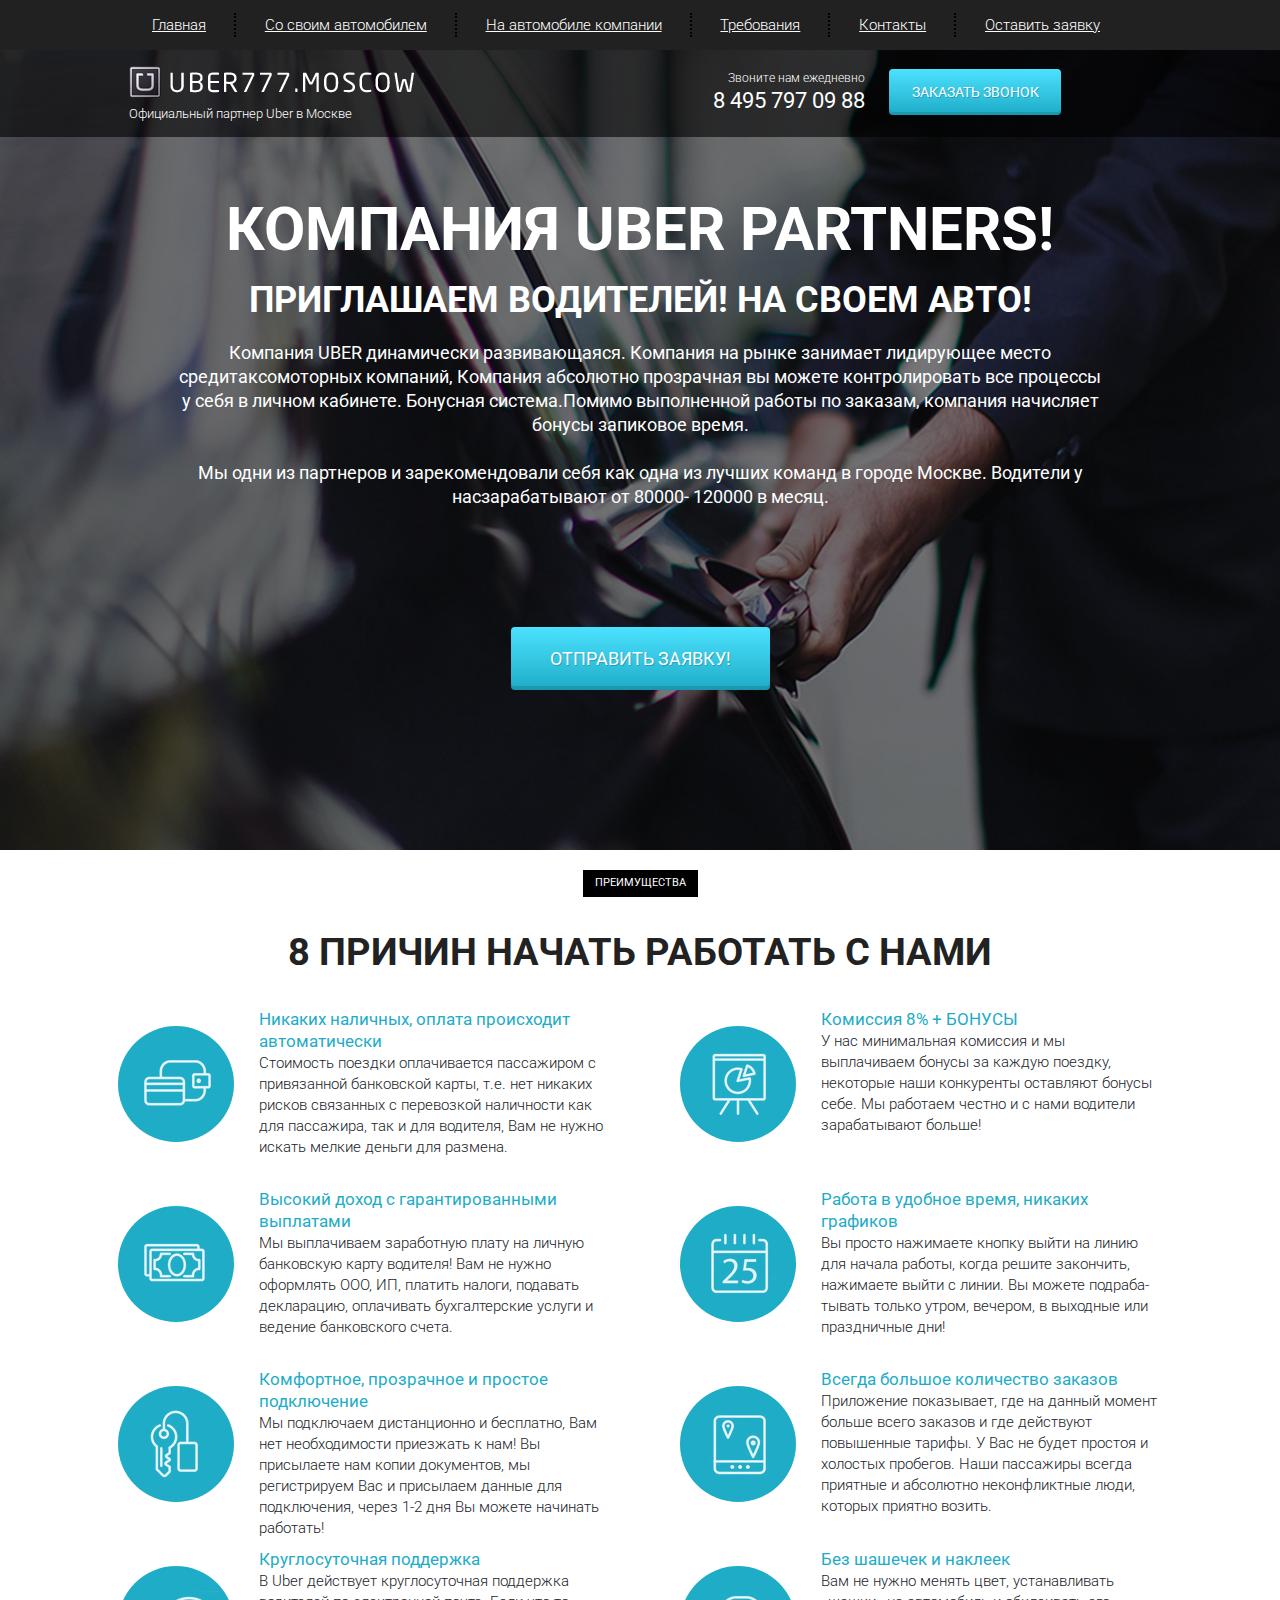
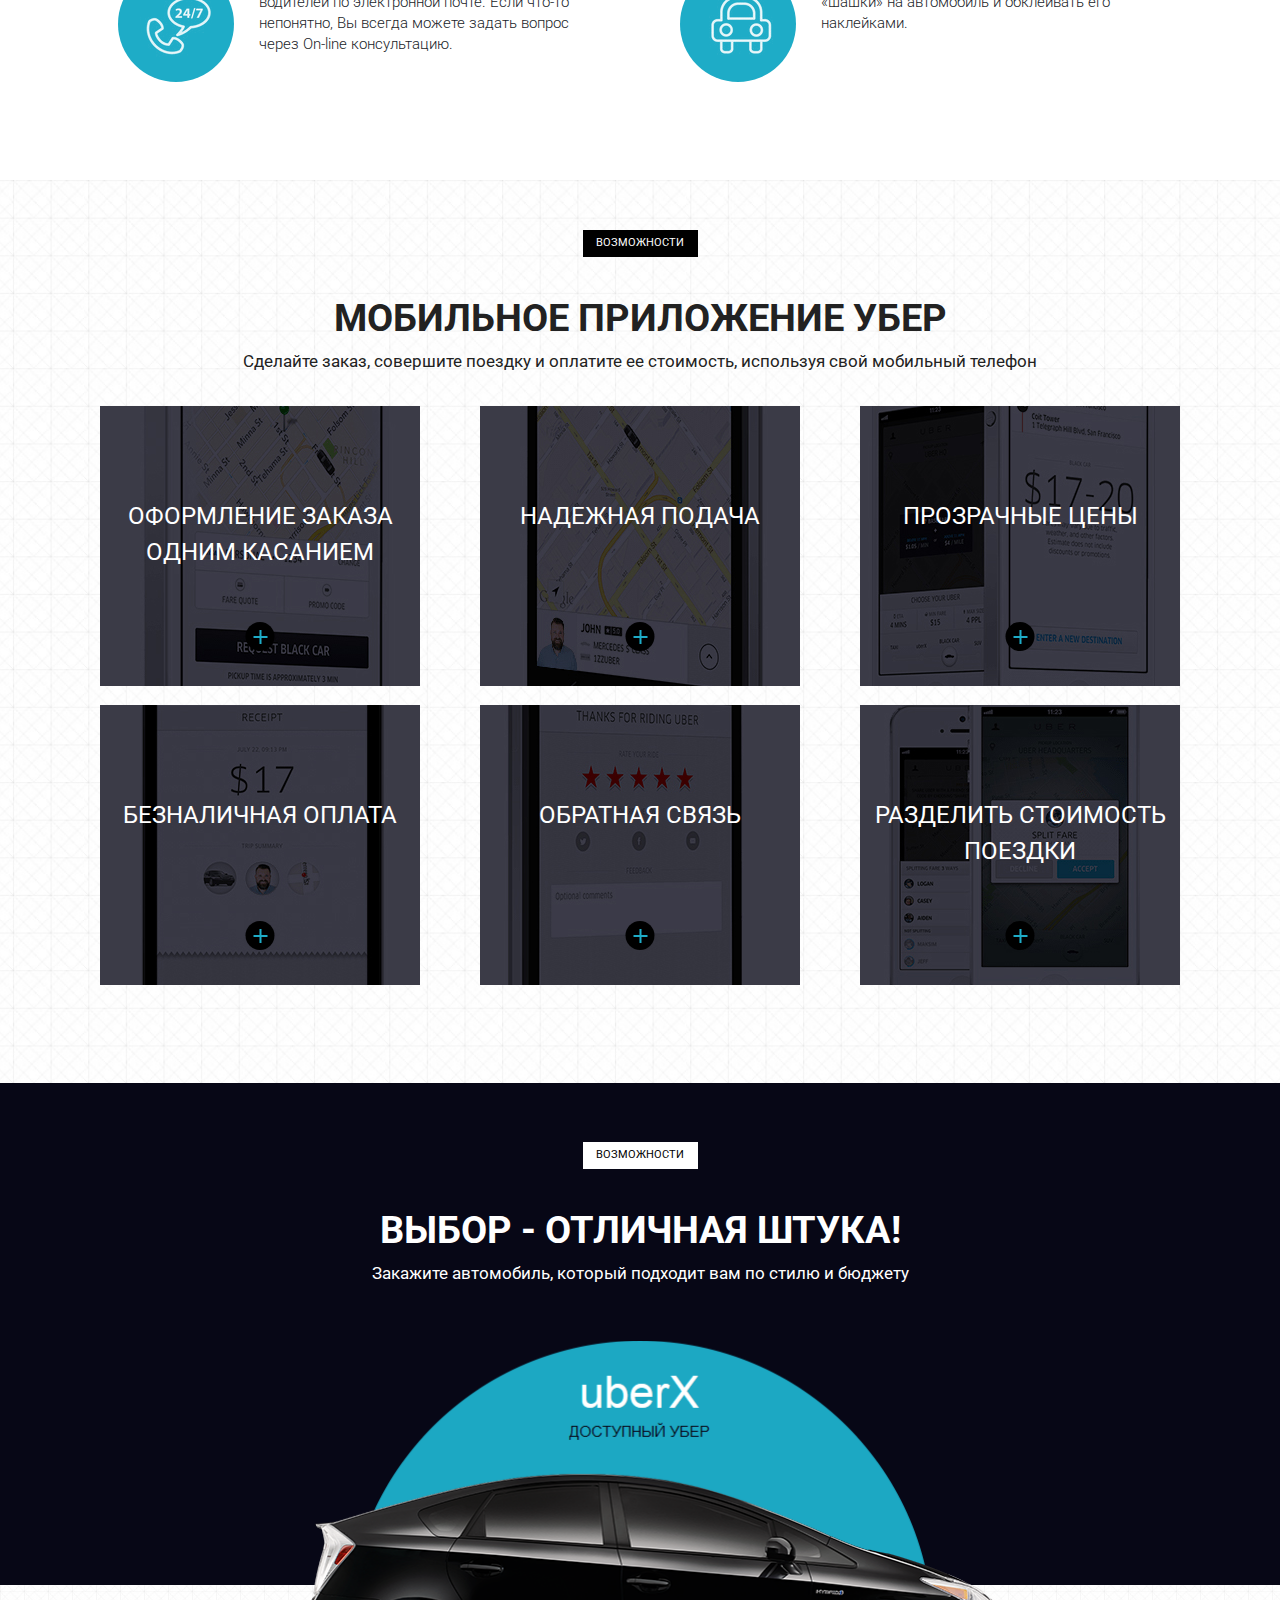
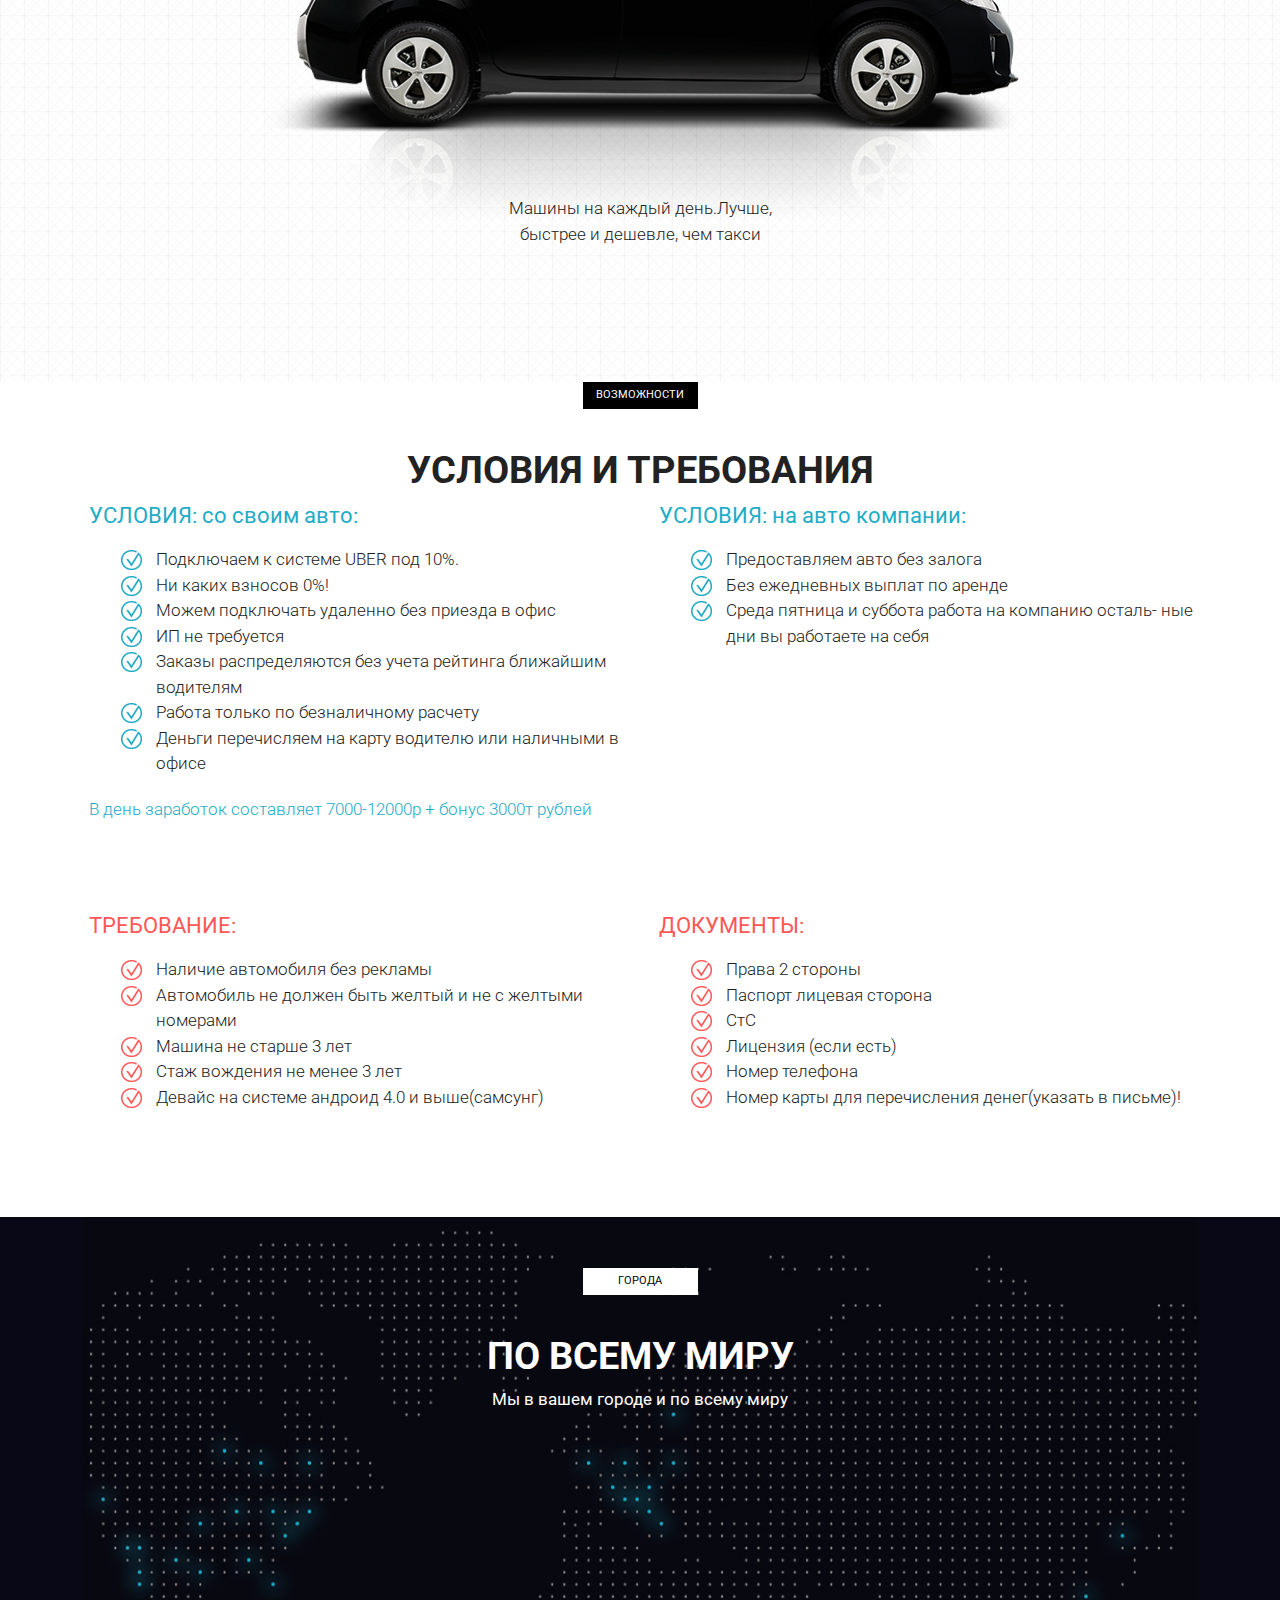
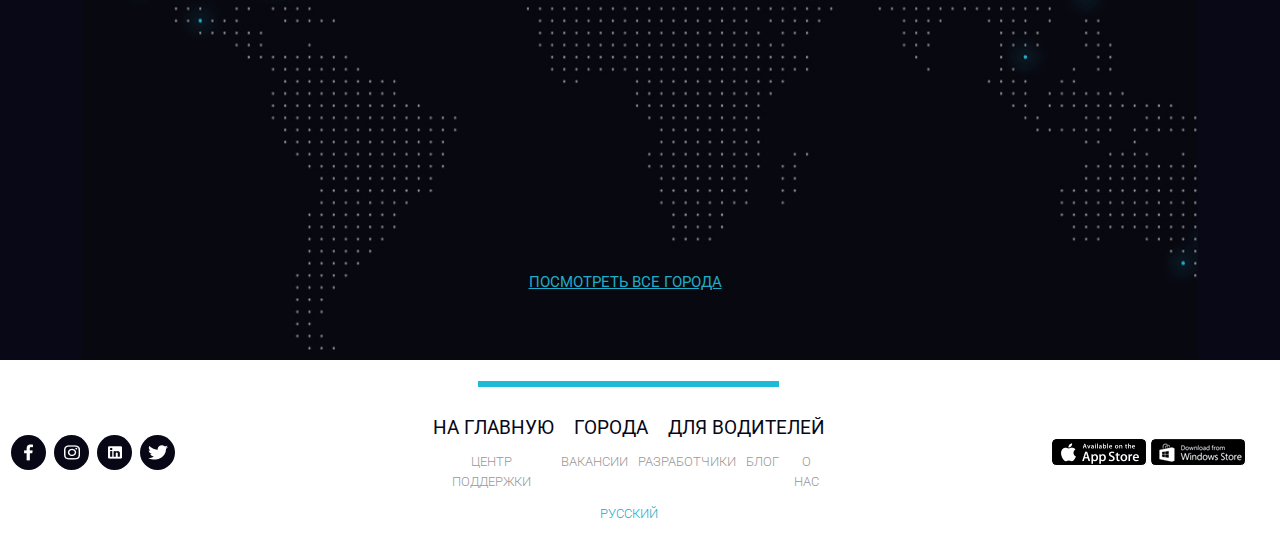
<file: fearbeer.github.io/index.html>
<!DOCTYPE html>
<html lang="en">
<head>
    <meta charset="UTF-8">
    <meta http-equiv="X-UA-Compatible" content="IE=edge">
    <meta name="viewport" content="width=device-width, initial-scale=1.0">
    <link rel="preconnect" href="https://fonts.gstatic.com">
    <link href="https://fonts.googleapis.com/css2?family=Roboto:wght@300;400;700&display=swap" rel="stylesheet">
    <link rel="stylesheet" href="css/bootstrap-reboot.min.css">
    <link rel="stylesheet" href="css/bootstrap-grid.min.css">
    <link rel="stylesheet" href="css/style.css">
    <title>Uber</title>
</head>
<body>
    
    <header>
        <nav>
            <div class="container">
                <ul class="menu">
                    <li class="menu_item"><a href="#" class="menu_link">Главная</a></li>
                    <li class="menu_item"><a href="#require" class="menu_link">Со своим автомобилем</a></li>
                    <li class="menu_item"><a href="#require" class="menu_link">На автомобиле компании</a></li>
                    <li class="menu_item"><a href="#require" class="menu_link">Требования</a></li>
                    <li class="menu_item"><a href="#" class="menu_link">Контакты</a></li>
                    <li class="menu_item"><a href="#" class="menu_link">Оставить заявку</a></li>
                </ul>
            </div>
            <div class="hamburger">
                <span></span>
                <span></span>
                <span></span>
            </div>
        </nav>

        <div class="subheader">
            <div class="container">
                <div class="row">
                    <div class="col-6 col-md-4 offset-md-1">
                        <a href="#" class="subheader_logo"><img src="icons/logo_uber.png" alt="logo"></a>
                        <div class="subheader_text">Официальный партнер Uber в Москве</div>
                    </div>
                    <div class="xs-hidden col-md-3 offset-md-1 col-xl-2 offset-xl-2">
                        <div class="subheader_call">Звоните нам ежедневно</div>
                        <a href="tel:84957970988" class="subheader_phone">8 495 797 09 88</a> 
                    </div>
                    <div class="col-6 col-md-3 col-lg-2">
                        <a href="tel:84957970988" class="xs-visible subheader_phone">8 495 797 09 88</a>
                        <button class="subheader_btn">Заказать звонок</button>
                    </div>
                </div>
            </div>
            
        </div>
    </header>

    <section class="promo">
        <div class="container">
            <div class="row">
                <div class="col-md-12 offset-md-0 col-lg-10 offset-lg-1">
                    <h1 class="promo_header">КОМПАНИЯ UBER PARTNERS!</h1>
                    <h2 class="promo_subheader">ПРИГЛАШАЕМ ВОДИТЕЛЕЙ! НА СВОЕМ АВТО!</h2>
                    <div class="promo_descr">Компания UBER  динамически развивающаяся. Компания на рынке занимает лидирующее место средитаксомоторных компаний, Компания абсолютно прозрачная вы можете контролировать все процессы у себя в личном кабинете. Бонуcная система.Помимо выполненной работы по заказам, компания начисляет бонусы запиковое время.
                    <br> <br>
                        Мы одни из партнеров и зарекомендовали себя как одна из лучших команд в городе Москве.  Водители у насзарабатывают от 80000- 120000 в месяц.
                    </div>
                    <button class="promo_btn">ОТПРАВИТЬ ЗАЯВКУ!</button>
                </div>
            </div>
        </div>
    </section>

    <section class="reason">
        <div class="container">
            <button class="black_btn">преимущества</button>
                <h2 class="title">8 причин начать работать с нами</h2>
                <div class="wrapper">
                
                    <div class="reason_item">
                        <div class="reason_item_round"><img src="icons/payment.png" alt="payment" class="reason_item_round_img"></div>
                        <div class="reason_item_text"><p><span>Никаких наличных, оплата происходит автоматически</span>
                            <br>
                            Стоимость поездки оплачивается пассажиром с привязанной банковской карты, т.е. нет никаких рисков связанных с перевозкой наличности как для пассажира, так и для водителя, Вам не нужно искать мелкие деньги для размена.</p>
                        </div>
                    </div>
                    <div class="reason_item">
                        <div class="reason_item_round"><img src="icons/commission8.png" alt="commission" class="reason_item_round_img"></div>
                        <div class="reason_item_text  small"><p><span>Комиссия 8% + БОНУСЫ</span> 
                            <br>
                             У нас минимальная комиссия и мы выплачиваем бонусы за каждую поездку, некоторые наши конкуренты оставляют бонусы себе. Мы работаем честно и с нами водители зарабатывают больше!</p>
                        </div>
                    </div>

                    <div class="reason_item">
                        <div class="reason_item_round"><img src="icons/income.png" alt="income" class="reason_item_round_img"></div>
                        <div class="reason_item_text"><p><span>Высокий доход с гарантированными выплатами</span> 
                            <br> 
                            Мы выплачиваем заработную плату на личную банковскую карту водителя! Вам не нужно оформлять ООО, ИП, платить налоги, подавать декларацию, оплачивать бухгалтерские услуги и ведение банковского счета.</p>
                        </div>    
                    </div>

                    <div class="reason_item">
                        <div class="reason_item_round"><img src="icons/anytime.png" alt="anytime" class="reason_item_round_img"></div>
                        <div class="reason_item_text small"><p><span>Работа в удобное время, никаких графиков</span>
                            <br>
                             Вы просто нажимаете кнопку выйти на линию для начала работы, когда решите закончить, нажимаете выйти с линии. Вы можете подраба-
                            тывать только утром, вечером, в выходные или праздничные дни! </p>
                        </div>
                    </div>

                    <div class="reason_item">
                        <div class="reason_item_round"><img src="icons/key.png" alt="key" class="reason_item_round_img"></div>
                        <div class="reason_item_text"><p><span>Комфортное, прозрачное и простое подключение</span>
                            <br>
                             Мы подключаем дистанционно и бесплатно, Вам нет необходимости приезжать к нам! Вы присылаете нам копии документов, мы регистрируем Вас и присылаем данные для подключения, через 1-2 дня Вы можете начинать работать!</p>
                        </div>
                    </div>

                    <div class="reason_item">
                        <div class="reason_item_round"><img src="icons/big_order.png" alt="order" class="reason_item_round_img"></div>
                        <div class="reason_item_text small"><p><span>Всегда большое количество заказов</span>
                            <br>
                             Приложение показывает, где на данный момент больше всего заказов и где действуют повышенные тарифы. У Вас не будет простоя и холостых пробегов. Наши пассажиры всегда приятные и абсолютно неконфликтные люди, которых приятно возить.</p>
                        </div>
                    </div>

                    <div class="reason_item">
                        <div class="reason_item_round"><img src="icons/support.png" alt="support" class="reason_item_round_img"></div>
                        <div class="reason_item_text"><p><span>Круглосуточная поддержка</span>
                            <br>
                             В Uber действует круглосуточная поддержка водителей по электронной почте. Если что-то непонятно, Вы всегда можете задать вопрос через On-line консультацию.</p>
                        </div>     
                    </div>

                    <div class="reason_item">
                        <div class="reason_item_round"><img src="icons/notaxi.png" alt="notaxi" class="reason_item_round_img"></div>
                        <div class="reason_item_text small"><p><span>Без шашечек и наклеек</span>
                            <br>
                             Вам не нужно менять цвет, устанавливать «шашки» на автомобиль и обклеивать его наклейками.</p>
                        </div>
                    </div>
                </div>
                
            </div>
        </div>
    </section>

    <section class="mobile">
        <div class="container">
            <button class="black_btn">возможности</button>
            <div class="title">мобильное приложение убер</div>
            <div class="subtitle">Сделайте заказ, совершите поездку и оплатите ее стоимость, используя свой мобильный телефон</div>

            <div class="row">
                <div class="col-md-4">
                    <div class="mobile_item mobile_item_1">
                        <div class="mobile_item_subtitle">оформление заказа одним касанием</div>
                        <div class="mobile_item_plus"></div>
                    </div>
                </div>
                <div class="col-md-4">
                    <div class="mobile_item mobile_item_2">
                        <div class="mobile_item_subtitle">надежная подача</div>
                        <div class="mobile_item_plus"></div>
                    </div>
                </div>
                <div class="col-md-4">
                    <div class="mobile_item mobile_item_3">
                        <div class="mobile_item_subtitle">прозрачные цены</div>
                        <div class="mobile_item_plus"></div>
                    </div>
                </div>
                <div class="col-md-4">
                    <div class="mobile_item mobile_item_4">
                        <div class="mobile_item_subtitle">безналичная оплата</div>
                        <div class="mobile_item_plus"></div>
                    </div>
                </div>
                <div class="col-md-4">
                    <div class="mobile_item mobile_item_5">
                        <div class="mobile_item_subtitle">обратная связь</div>
                        <div class="mobile_item_plus"></div>
                    </div>
                </div>
                <div class="col-md-4">
                    <div class="mobile_item mobile_item_6">
                        <div class="mobile_item_subtitle">разделить стоимость поездки</div>
                        <div class="mobile_item_plus"></div>
                    </div>
                </div>
            </div>
        </div>
    </section>

    <section class="choose">
        <div class="choose_dark">
            <div class="container">
                 <button class="black_btn negative">возможности</button>
                    <div class="title white">Выбор - отличная штука!</div>
                    <div class="subtitle white">Закажите автомобиль, который подходит вам по стилю и бюджету</div>
                    <div class="uberx"></div>
            </div>
        </div>
        <div class="choose_bg">
            <div class="container">
                <div class="choose_text">Машины на каждый день.Лучше, быстрее и дешевле, чем такси</div>
            </div>
        </div>
    </section>

    <section class="requirements" id="require">
        <button class="black_btn">возможности</button>
        <div class="title">условия и требования</div>
        <div class="container">
            <div class="row">
                <div class="col-md-6">
                
                        <div class="req_items">
                            <div class="requirements_auto">УСЛОВИЯ: со своим авто:</div>
                            <ul class="req_auto">
                                <li>Подключаем к системе UBER  под 10%.</li>
                                <li>Ни каких взносов  0%!</li>
                                <li>Можем подключать удаленно без приезда в офис</li>
                                <li>ИП не требуется</li>
                                <li>Заказы распределяются без учета рейтинга ближайшим водителям</li>
                                <li>Работа только по безналичному расчету</li>
                                <li>Деньги перечисляем на карту водителю или наличными в офисе</li>
                            </ul>
                            <div class="requirements_income">В день заработок составляет 7000-12000р + бонус 3000т рублей</div>
                        </div>
                    
                </div>

                <div class="col-md-6">
                    
                        <div class="req_items">
                            <div class="requirements_auto">УСЛОВИЯ: на авто компании:</div>
                            <ul class="req_auto">
                                <li>Предоставляем авто без залога</li>
                                <li>Без ежедневных выплат по аренде</li>
                                <li>Среда пятница и суббота работа на компанию осталь-
                                    ные дни вы работаете на себя</li>
                            </ul>
                        </div>
                    
                </div>
            </div>

            <div class="row">
                <div class="col-md-6">
                    
                        <div class="req_items">
                            <div class="requirements_auto red">ТРЕБОВАНИЕ:</div>
                            <ul class="req_auto red_check">
                                <li>Наличие автомобиля без рекламы</li>
                                <li>Автомобиль не должен быть желтый и не с желтыми номерами</li>
                                <li>Машина не старше 3 лет</li>
                                <li>Стаж вождения не менее 3 лет</li>
                                <li>Девайс на системе андроид 4.0 и выше(самсунг)</li>
                            </ul>
                        </div>
                    
                </div>

                <div class="col-md-6">
                    
                        <div class="req_items">
                            <div class="requirements_auto red">ДОКУМЕНТЫ:</div>
                            <ul class="req_auto red_check">
                                <li>Права 2 стороны</li>
                                <li>Паспорт лицевая сторона</li>
                                <li>СтС</li>
                                <li>Лицензия (если есть)</li>
                                <li>Номер телефона</li>
                                <li>Номер карты для перечисления денег(указать в письме)!</li>
                            </ul>
                        </div>
                    
                </div>
            </div>
        </div>
    </section>

    <section class="world">
        <div class="container">
            <div class="world_block">
                <button class="black_btn negative">города</button>
                <div class="title white">По всему миру</div>
                <div class="subtitle white">Мы в вашем городе и по всему миру</div>
                <div class="world_block_link">
                    <a href="#">посмотреть все города</a>
                </div>
            </div>
        </div>
    </section>

    <footer>
        <div class="footer left">
            <div class="footer_round"><img src="icons/facebook.png" alt="facebook"></div>
            <div class="footer_round"><img src="icons/instagram.png" alt="instagram"></div>
            <div class="footer_round"><img src="icons/linkedin.png" alt="linkedin"></div>
            <div class="footer_round"><img src="icons/twitter.png" alt="twitter"></div>
        </div>
        <div class="footer center">
           <div class="footer_divider"></div>
           <div class="footer_main_link">
                <a href="#" >НА ГЛАВНУЮ</a>
                <a href="#" >ГОРОДА</a>
                <a href="#" >ДЛЯ ВОДИТЕЛЕЙ</a>
           </div>
           <div class="footer_link">
            <a href="#" class="footer_link">центр поддержки</a>
            <a href="#" class="footer_link">вакансии</a>
            <a href="#" class="footer_link">разработчики</a>
            <a href="#" class="footer_link">блог</a>
            <a href="#" class="footer_link">о нас</a>
           </div>
           
           <a href="#" class="footer_link_blue">русский</a> 
        </div>
        <div class="footer right">
            <img src="icons/AppStore.png" alt="AppStore" class="footer_img">
            <img src="icons/windowsstore.png" alt="WindowsStore" class="footer_img">
        </div>
    </footer>

    <script src="js/script.js"></script>
</body>
</html>
</file>
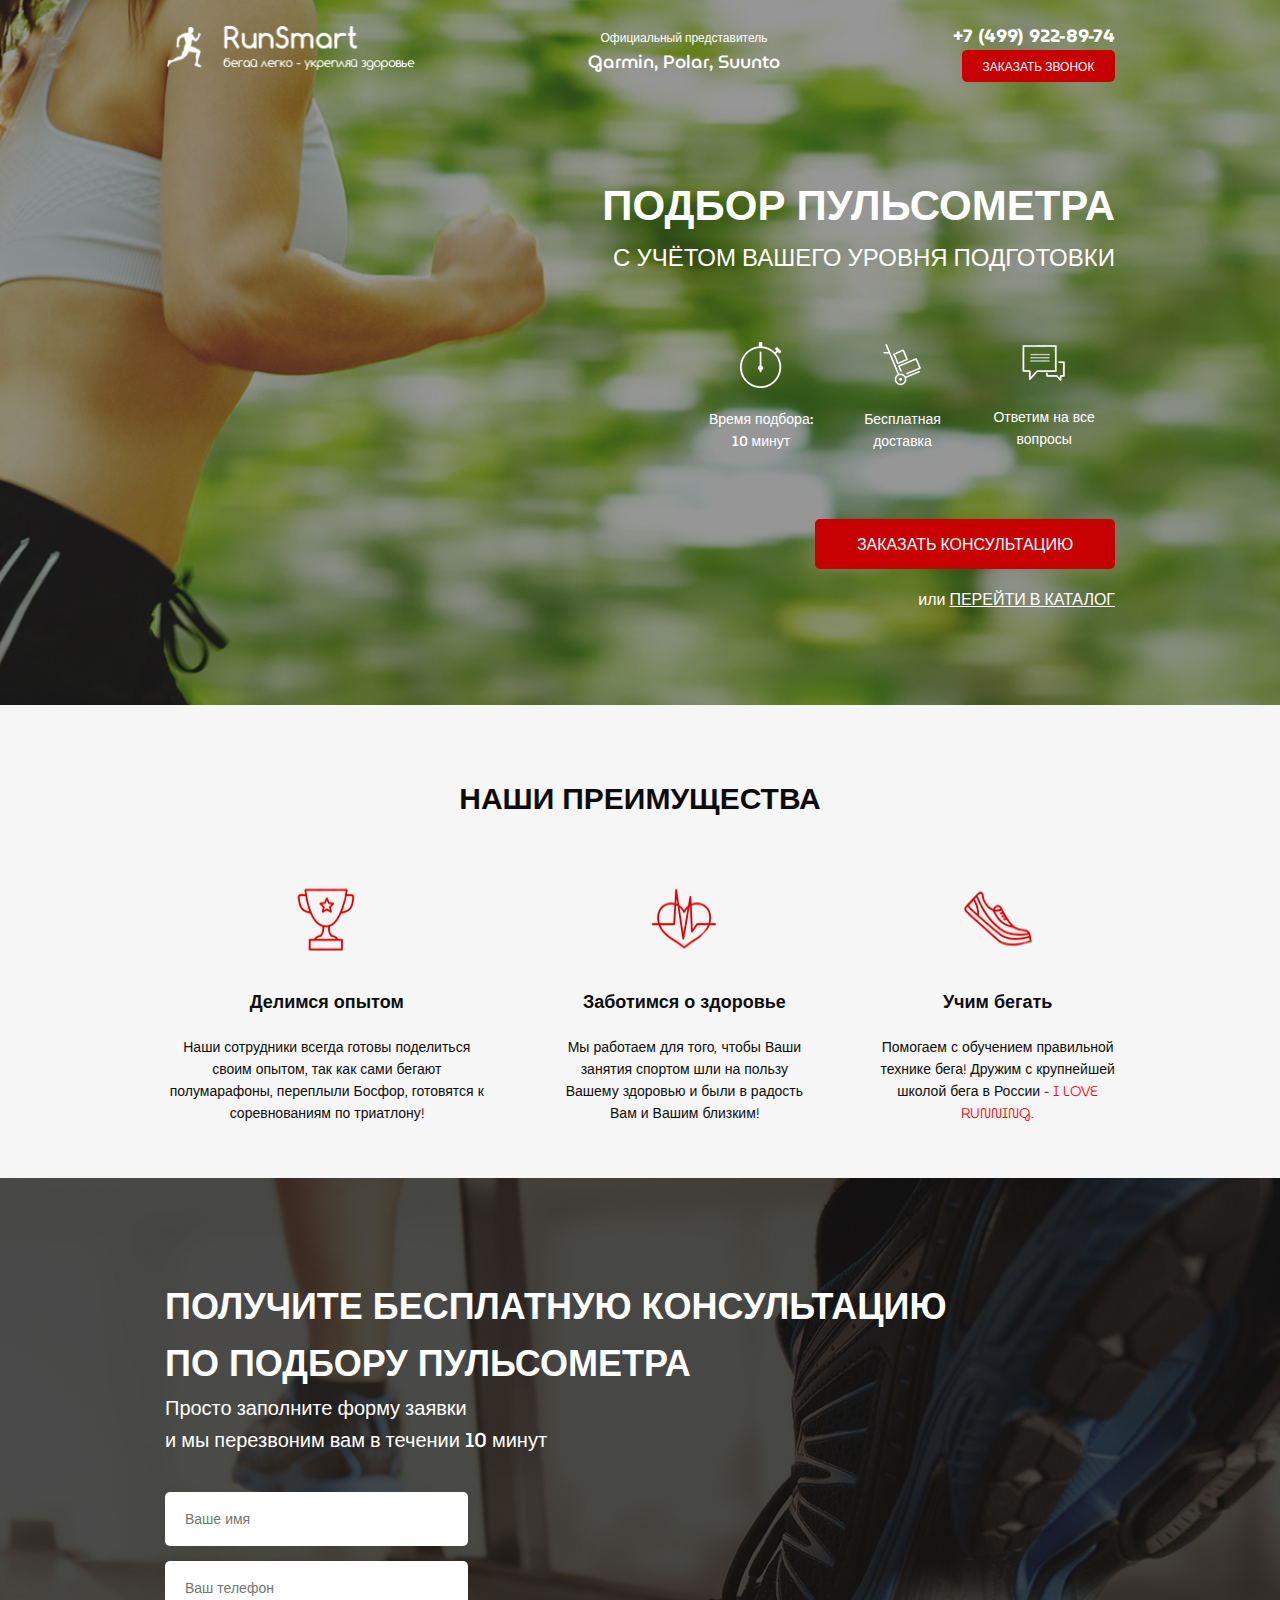
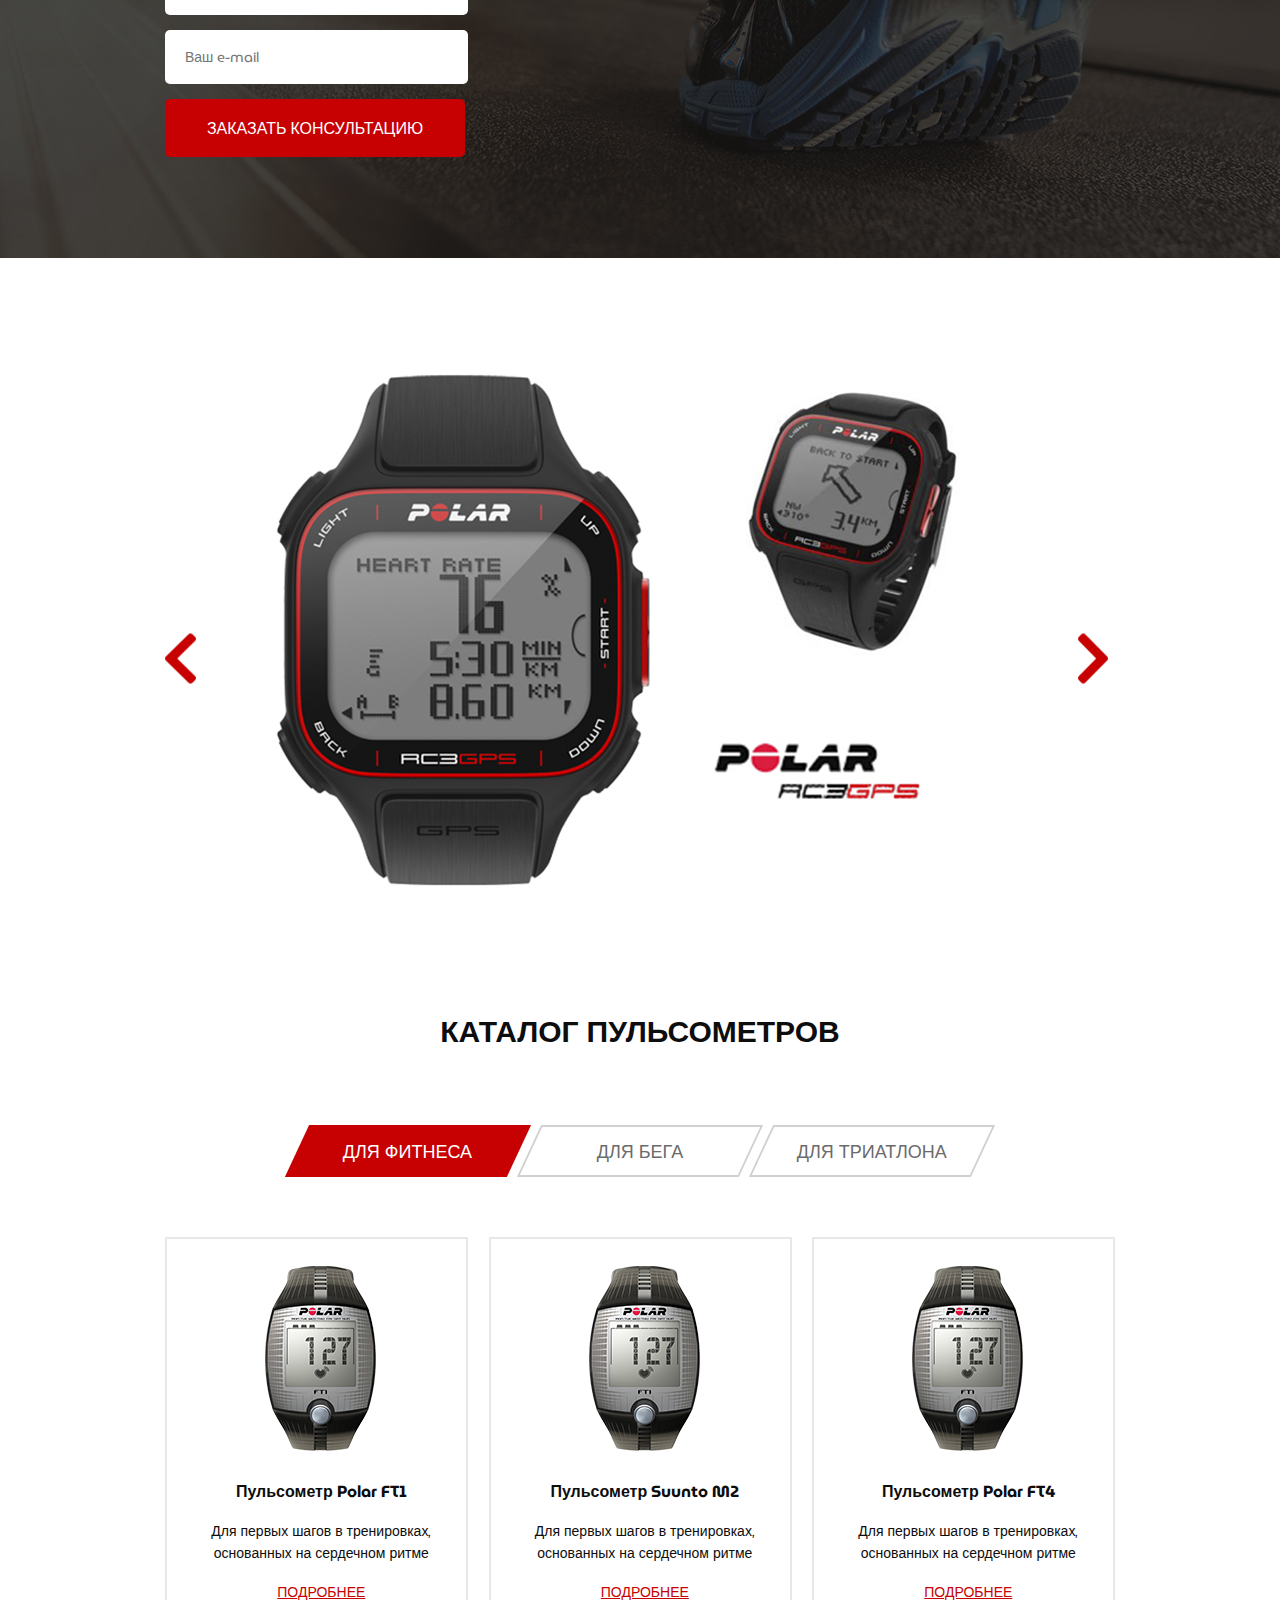
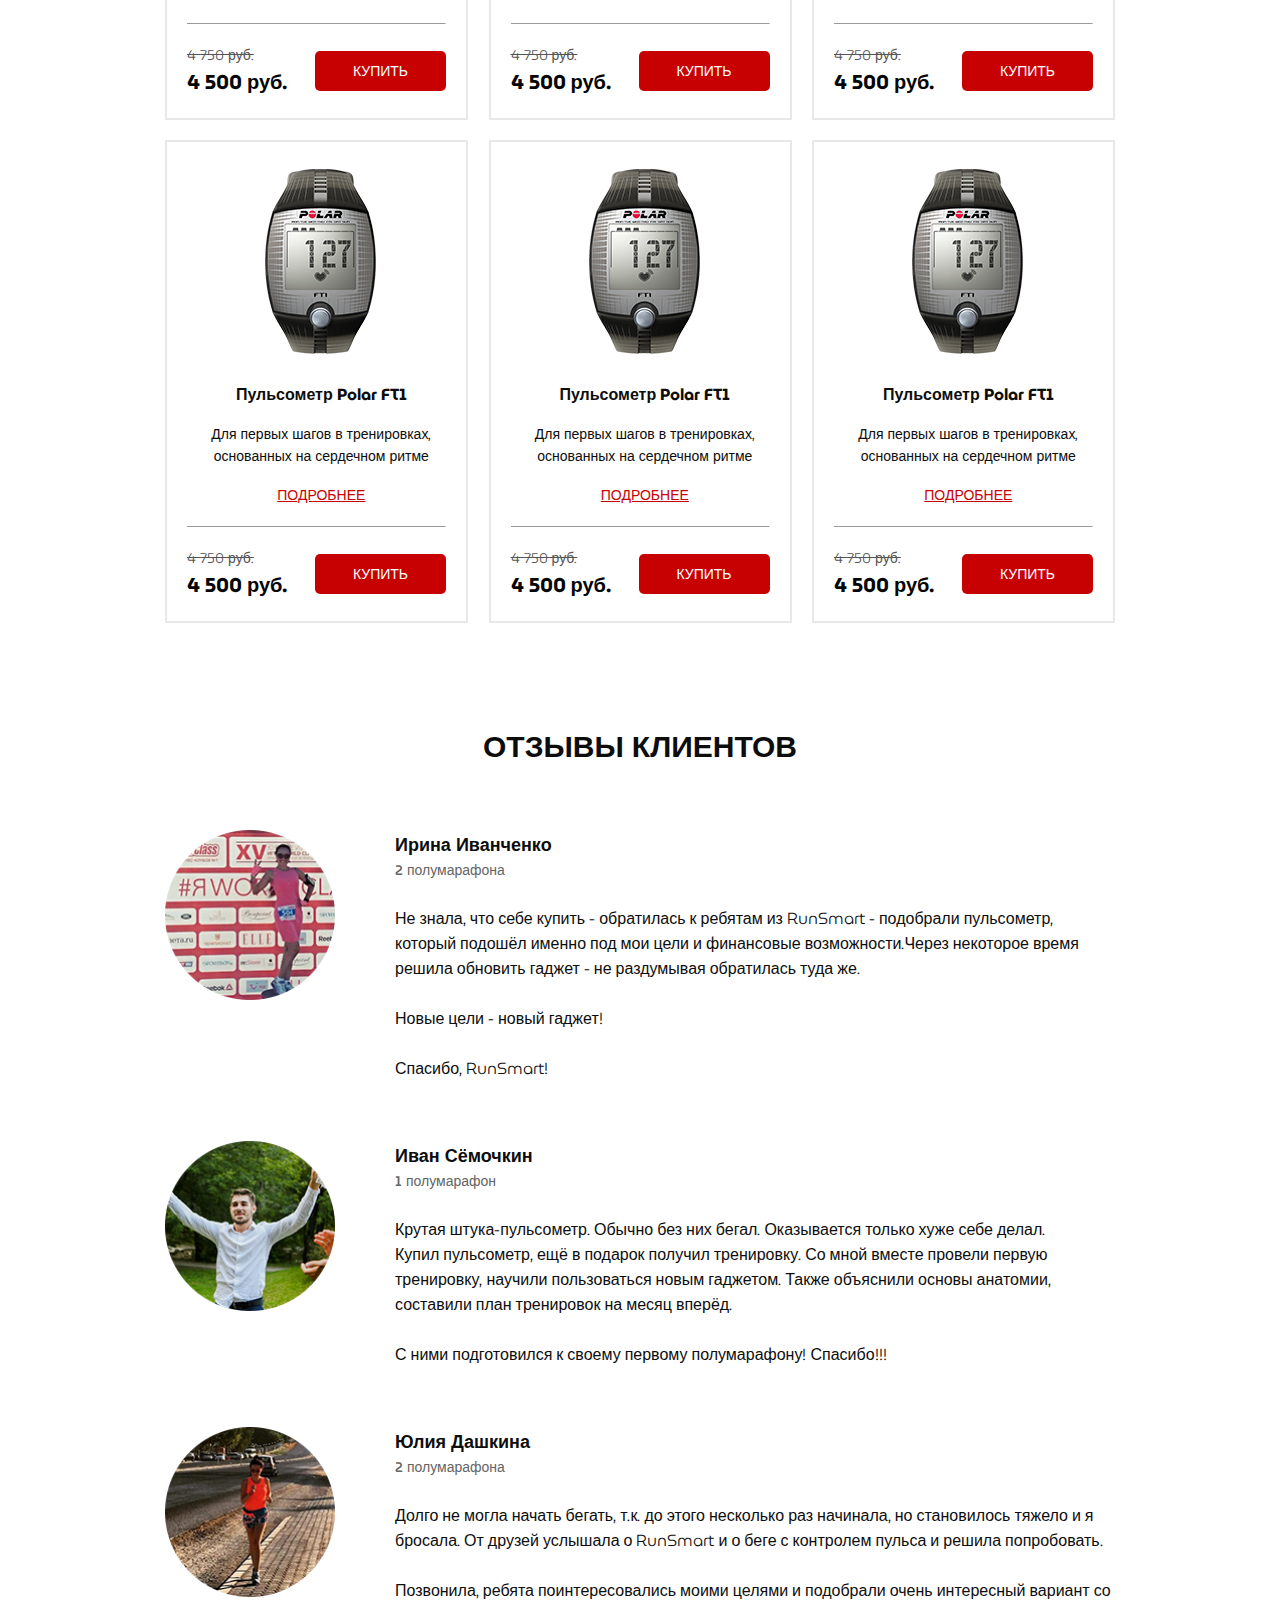
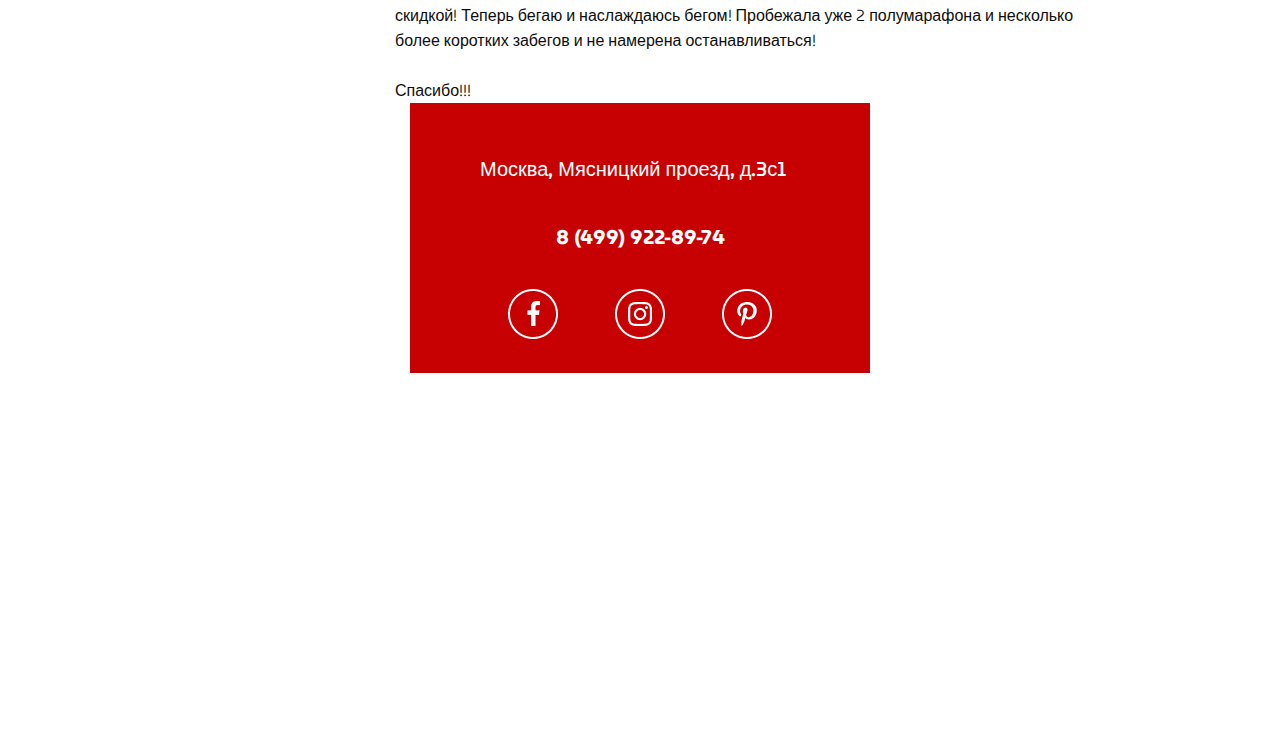
<file: runsmart/index.html>
<!DOCTYPE html>
<html lang="en">
    <head>
    <meta charset="UTF-8">
    <meta http-equiv="X-UA-Compatible" content="IE=edge">
    <meta name="viewport" content="width=device-width, initial-scale=1.0">
    <link rel="stylesheet" href="css/style.min.css">
    <title>RunSmart</title>
</head>
    <body>
        <section class="promo">
            <div class="container">
                <header class="header">
    <a href='#' class="header__logo">
        <img src="img/icons/logoHeader.png" alt="logo">
    </a>
    <div class="header__oficial">
        Официальный представитель
        <span>Garmin, Polar, Suunto</span>
    </div>
    <div class="header__contacts">
        <a href="tel:+74999228974" class="header__phone">+7 (499) 922-89-74</a>
        <button class="button" data-modal="consultation">заказать звонок</button>
    </div>
</header>

<div class="promo__wrapper">
    <h1 class="promo__title">Подбор пульсометра</h1>
    <h2 class="promo__subtitle">с учётом Вашего уровня подготовки</h2>
    <div class="promo__icons">
        <div class="promo__icon">
            <img src="img/icons/selectionTimer.png" alt="icon">
            Время подбора:
            10 минут
        </div>
        <div class="promo__icon">
            <img src="img/icons/selectionDelivery.png" alt="icon">
            Бесплатная
            доставка
        </div>
        <div class="promo__icon">
            <img src="img/icons/selectionMessages.png" alt="icon">
            Ответим
            на все вопросы
        </div>
    </div>

    <button data-modal="consultation" class="button button_main">заказать консультацию</button>

    <div class="promo__link">
        или
        <a href="">перейти в каталог</a>
    </div>
</div>
            </div>
        </section>
        <section class="benefits">
            <div class="container">
                
    <h2 class="title">НАШИ ПРЕИМУЩЕСТВА</h2>

    <div class="benefits__wrapper">
        <div class="benefits__icon">
            <img src="img/icons/benefitsCup.png" alt="benefits icon">
            <h3 class="benefits__subtitle">Делимся опытом</h3>
            <p class="benefits__text">Наши сотрудники всегда готовы поделиться своим опытом, так как сами бегают полумарафоны, переплыли Босфор, готовятся к соревнованиям по триатлону!</p>
        </div>
        <div class="benefits__icon">
            <img src="img/icons/benefitsHeart.png" alt="benefits icon">
            <h3 class="benefits__subtitle">Заботимся о здоровье</h3>
            <p class="benefits__text">Мы работаем для того, чтобы Ваши занятия спортом шли на пользу Вашему здоровью и были в радость Вам и Вашим близким!</p>
        </div>
        <div class="benefits__icon">
            <img src="img/icons/benefitsShoe.png" alt="benefits icon">
            <h3 class="benefits__subtitle">Учим бегать</h3>
            <p class="benefits__text">Помогаем с обучением правильной технике бега! Дружим с крупнейшей школой бега в России - <span class="benefits__text_red">I LOVE RUNNING.</span></p>
        </div>
    </div>

            </div>
        </section>
        <section class="consultation">
            <div class="container">
                <h2 class="title title_left">Получите бесплатную консультацию <br> по подбору пульсометра </h2>
<div class="consultation__text">
    Просто заполните форму заявки <br> и мы перезвоним вам в течении 10 минут
</div>
<form class="feed-form" id="consultation-form" action="#">
    <input name="name" required type="text" placeholder="Ваше имя">
    <input name="phone" required type="tel" placeholder="Ваш телефон">
    <input name="email" required type="email" placeholder="Ваш e-mail">
    <button class="button button_submit">заказать кОНСУЛЬТАЦИЮ</button>
</form>
            </div>
        </section>
        <section class="slider">
            <div class="container">
                <div class="slider__wrapper">
    <div class="slider__back">
        <img src="img/icons/left.png" alt="back">
    </div>
    
    <div class="slider__inner">
        <div class="active"><img src="img/slide1.jpg" alt="slide"></div>
        <div><img src="img/slide2.jpg" alt="slide"></div>
        <div><img src="img/slide3.jpg" alt="slide"></div>
    </div>
    
    <div class="slider__next">
        <img src="img/icons/right.png" alt="next">
    </div>
</div>
            </div>
        </section>

        <section class="catalog">
            <div class="container">
                <h2 class="title">каталог пульсометров</h2>

<ul class="catalog__tabs">
    <li class="catalog__tab catalog__tab_active"><div>для фитнеса</div></li>
    <li class="catalog__tab"><div>для бега</div></li>
    <li class="catalog__tab"><div>для триатлона</div></li>
</ul>

<div class="catalog__content catalog__content_active">
    <div class="catalog-item">
        <div class="catalog-item__wrapper">
            <div class="catalog-item__content catalog-item__content_active">
                <img src="img/catalogPhoto.jpg" class="catalog-item__img" alt="pulsometr">
                <div class="catalog-item__subtitle">Пульсометр Polar FT1</div>
                <div class="catalog-item__descr">Для первых шагов в тренировках, основанных на сердечном ритме</div>
                <a href="#" class="catalog-item__link">подробнее</a>
            </div>

            <ul class="catalog-item__list">
                <li>Вы услышите звуковое оповещение о нужном пульсе во время тренировки;</li>
                <li>Вы увидите информативный графический индикатор целевых тренировочных зон пульса;</li>
                <li>Также Вы увидите информацию о расходе калорий за тренировку;</li>
                <li>Вы сможете посмотреть данные по 10 тренировкам.</li>
                
                <a href="#" class="catalog-item__back">назад</a>
            </ul>
        </div>

        <hr>

        <div class="catalog-item__footer">
            <div class="catalog-item__prices">
                <div class="catalog-item__oldprice">4 750 руб.</div>
                <div class="catalog-item__price">4 500 руб.</div>
            </div>
            <button class="button button_catalog">купить</button>
        </div>
    </div>
    <div class="catalog-item">
        <div class="catalog-item__wrapper">
            <div class="catalog-item__content catalog-item__content_active">
                <img src="img/catalogPhoto.jpg" class="catalog-item__img" alt="pulsometr">
                <div class="catalog-item__subtitle">Пульсометр Suunto M2</div>
                <div class="catalog-item__descr">Для первых шагов в тренировках, основанных на сердечном ритме</div>
                <a href="#" class="catalog-item__link">подробнее</a>
            </div>

            <ul class="catalog-item__list">
                <li>Вы услышите звуковое оповещение о нужном пульсе во время тренировки;</li>
                <li>Вы увидите информативный графический индикатор целевых тренировочных зон пульса;</li>
                <li>Также Вы увидите информацию о расходе калорий за тренировку;</li>
                <li>Вы сможете посмотреть данные по 10 тренировкам.</li>

                <a href="#" class="catalog-item__back">назад</a>
            </ul>
        </div>

        <hr>

        <div class="catalog-item__footer">
            <div class="catalog-item__prices">
                <div class="catalog-item__oldprice">4 750 руб.</div>
                <div class="catalog-item__price">4 500 руб.</div>
            </div>
            <button class="button button_catalog">купить</button>
        </div>
    </div>  
    <div class="catalog-item">
        <div class="catalog-item__wrapper">
            <div class="catalog-item__content catalog-item__content_active">
                <img src="img/catalogPhoto.jpg" class="catalog-item__img" alt="pulsometr">
                <div class="catalog-item__subtitle">Пульсометр Polar FT4</div>
                <div class="catalog-item__descr">Для первых шагов в тренировках, основанных на сердечном ритме</div>
                <a href="#" class="catalog-item__link">подробнее</a>
            </div>

            <ul class="catalog-item__list">
                <li>Вы услышите звуковое оповещение о нужном пульсе во время тренировки;</li>
                <li>Вы увидите информативный графический индикатор целевых тренировочных зон пульса;</li>
                <li>Также Вы увидите информацию о расходе калорий за тренировку;</li>
                <li>Вы сможете посмотреть данные по 10 тренировкам.</li>

                <a href="#" class="catalog-item__back">назад</a>
            </ul>
        </div>

        <hr>

        <div class="catalog-item__footer">
            <div class="catalog-item__prices">
                <div class="catalog-item__oldprice">4 750 руб.</div>
                <div class="catalog-item__price">4 500 руб.</div>
            </div>
            <button class="button button_catalog">купить</button>
        </div>
    </div>  
    <div class="catalog-item">
        <div class="catalog-item__wrapper">
            <div class="catalog-item__content catalog-item__content_active">
                <img src="img/catalogPhoto.jpg" class="catalog-item__img" alt="pulsometr">
                <div class="catalog-item__subtitle">Пульсометр Polar FT1</div>
                <div class="catalog-item__descr">Для первых шагов в тренировках, основанных на сердечном ритме</div>
                <a href="#" class="catalog-item__link">подробнее</a>
            </div>

            <ul class="catalog-item__list">
                <li>Вы услышите звуковое оповещение о нужном пульсе во время тренировки;</li>
                <li>Вы увидите информативный графический индикатор целевых тренировочных зон пульса;</li>
                <li>Также Вы увидите информацию о расходе калорий за тренировку;</li>
                <li>Вы сможете посмотреть данные по 10 тренировкам.</li>

                <a href="#" class="catalog-item__back">назад</a>
            </ul>
        </div>

        <hr>

        <div class="catalog-item__footer">
            <div class="catalog-item__prices">
                <div class="catalog-item__oldprice">4 750 руб.</div>
                <div class="catalog-item__price">4 500 руб.</div>
            </div>
            <button class="button button_catalog">купить</button>
        </div>
    </div>  
    <div class="catalog-item">
        <div class="catalog-item__wrapper">
            <div class="catalog-item__content catalog-item__content_active">
                <img src="img/catalogPhoto.jpg" class="catalog-item__img" alt="pulsometr">
                <div class="catalog-item__subtitle">Пульсометр Polar FT1</div>
                <div class="catalog-item__descr">Для первых шагов в тренировках, основанных на сердечном ритме</div>
                <a href="#" class="catalog-item__link">подробнее</a>
            </div>

            <ul class="catalog-item__list">
                <li>Вы услышите звуковое оповещение о нужном пульсе во время тренировки;</li>
                <li>Вы увидите информативный графический индикатор целевых тренировочных зон пульса;</li>
                <li>Также Вы увидите информацию о расходе калорий за тренировку;</li>
                <li>Вы сможете посмотреть данные по 10 тренировкам.</li>

                
                <a href="#" class="catalog-item__back">назад</a>
            </ul>
        </div>

        <hr>

        <div class="catalog-item__footer">
            <div class="catalog-item__prices">
                <div class="catalog-item__oldprice">4 750 руб.</div>
                <div class="catalog-item__price">4 500 руб.</div>
            </div>
            <button class="button button_catalog">купить</button>
        </div>
    </div>  
    <div class="catalog-item">
        <div class="catalog-item__wrapper">
            <div class="catalog-item__content catalog-item__content_active">
                <img src="img/catalogPhoto.jpg" class="catalog-item__img" alt="pulsometr">
                <div class="catalog-item__subtitle">Пульсометр Polar FT1</div>
                <div class="catalog-item__descr">Для первых шагов в тренировках, основанных на сердечном ритме</div>
                <a href="#" class="catalog-item__link">подробнее</a>
            </div>

            <ul class="catalog-item__list">
                <li>Вы услышите звуковое оповещение о нужном пульсе во время тренировки;</li>
                <li>Вы увидите информативный графический индикатор целевых тренировочных зон пульса;</li>
                <li>Также Вы увидите информацию о расходе калорий за тренировку;</li>
                <li>Вы сможете посмотреть данные по 10 тренировкам.</li>

                <a href="#" class="catalog-item__back">назад</a>
            </ul>
        </div>

        <hr>

        <div class="catalog-item__footer">
            <div class="catalog-item__prices">
                <div class="catalog-item__oldprice">4 750 руб.</div>
                <div class="catalog-item__price">4 500 руб.</div>
            </div>
            <button class="button button_catalog">купить</button>
        </div>
    </div>      
</div>
<div class="catalog__content">
    <div class="catalog-item">
        <div class="catalog-item__wrapper">
            <div class="catalog-item__content catalog-item__content_active">
                <img src="img/catalogPhoto.jpg" class="catalog-item__img" alt="pulsometr">
                <div class="catalog-item__subtitle">Пульсометр Polar FT1</div>
                <div class="catalog-item__descr">Для первых шагов в тренировках, основанных на сердечном ритме</div>
                <a href="#" class="catalog-item__link">подробнее</a>
            </div>

            <ul class="catalog-item__list">
                <li>Вы услышите звуковое оповещение о нужном пульсе во время тренировки;</li>
                <li>Вы увидите информативный графический индикатор целевых тренировочных зон пульса;</li>
                <li>Также Вы увидите информацию о расходе калорий за тренировку;</li>
                <li>Вы сможете посмотреть данные по 10 тренировкам.</li>                

                <a href="#" class="catalog-item__back">назад</a>
            </ul>
        </div>

        <hr>

        <div class="catalog-item__footer">
            <div class="catalog-item__prices">
                <div class="catalog-item__oldprice">4 750 руб.</div>
                <div class="catalog-item__price">4 500 руб.</div>
            </div>
            <button class="button button_catalog">купить</button>
        </div>
    </div>  
</div>
<div class="catalog__content">
    <div class="catalog-item">
        <div class="catalog-item__wrapper">
            <div class="catalog-item__content catalog-item__content_active">
                <img src="img/catalogPhoto.jpg" class="catalog-item__img" alt="pulsometr">
                <div class="catalog-item__subtitle">Пульсометр Polar FT1</div>
                <div class="catalog-item__descr">Для первых шагов в тренировках, основанных на сердечном ритме</div>
                <a href="#" class="catalog-item__link">подробнее</a>
            </div>

            <ul class="catalog-item__list">
                <li>Вы услышите звуковое оповещение о нужном пульсе во время тренировки;</li>
                <li>Вы увидите информативный графический индикатор целевых тренировочных зон пульса;</li>
                <li>Также Вы увидите информацию о расходе калорий за тренировку;</li>
                <li>Вы сможете посмотреть данные по 10 тренировкам.</li>                

                <a href="#" class="catalog-item__back">назад</a>
            </ul>
        </div>

        <hr>

        <div class="catalog-item__footer">
            <div class="catalog-item__prices">
                <div class="catalog-item__oldprice">4 750 руб.</div>
                <div class="catalog-item__price">4 500 руб.</div>
            </div>
            <button class="button button_catalog">купить</button>
        </div>
    </div>  

    <div class="catalog-item">
        <div class="catalog-item__wrapper">
            <div class="catalog-item__content catalog-item__content_active">
                <img src="img/catalogPhoto.jpg" class="catalog-item__img" alt="pulsometr">
                <div class="catalog-item__subtitle">Пульсометр Polar FT1</div>
                <div class="catalog-item__descr">Для первых шагов в тренировках, основанных на сердечном ритме</div>
                <a href="#" class="catalog-item__link">подробнее</a>
            </div>

            <ul class="catalog-item__list">
                <li>Вы услышите звуковое оповещение о нужном пульсе во время тренировки;</li>
                <li>Вы увидите информативный графический индикатор целевых тренировочных зон пульса;</li>
                <li>Также Вы увидите информацию о расходе калорий за тренировку;</li>
                <li>Вы сможете посмотреть данные по 10 тренировкам.</li>

                <a href="#" class="catalog-item__back">назад</a>
            </ul>
        </div>

        <hr>

        <div class="catalog-item__footer">
            <div class="catalog-item__prices">
                <div class="catalog-item__oldprice">4 750 руб.</div>
                <div class="catalog-item__price">4 500 руб.</div>
            </div>
            <button class="button button_catalog">купить</button>
        </div>
    </div> 
    
    <div class="catalog-item">
        <div class="catalog-item__wrapper">
            <div class="catalog-item__content catalog-item__content_active">
                <img src="img/catalogPhoto.jpg" class="catalog-item__img" alt="pulsometr">
                <div class="catalog-item__subtitle">Пульсометр Polar FT1</div>
                <div class="catalog-item__descr">Для первых шагов в тренировках, основанных на сердечном ритме</div>
                <a href="#" class="catalog-item__link">подробнее</a>
            </div>

            <ul class="catalog-item__list">
                <li>Вы услышите звуковое оповещение о нужном пульсе во время тренировки;</li>
                <li>Вы увидите информативный графический индикатор целевых тренировочных зон пульса;</li>
                <li>Также Вы увидите информацию о расходе калорий за тренировку;</li>
                <li>Вы сможете посмотреть данные по 10 тренировкам.</li>                

                <a href="#" class="catalog-item__back">назад</a>
            </ul>
        </div>

        <hr>

        <div class="catalog-item__footer">
            <div class="catalog-item__prices">
                <div class="catalog-item__oldprice">4 750 руб.</div>
                <div class="catalog-item__price">4 500 руб.</div>
            </div>
            <button class="button button_catalog">купить</button>
        </div>
    </div> 
    
</div>
            </div>
        </section>

        <section class="review">
            <div class="container">
                <h3 class="title">отзывы клиентов</h3>

<div class="review">
    <div class="review__descr">
        <img src="img/reviewPhoto1.png" alt="review" class="review__img">
        <div class="review__wrapper">
            <div class="review__name">Ирина Иванченко</div>
            <div class="review__distance">2 полумарафона</div>
            <br>
            <div class="review__text">
                Не знала, что себе купить - обратилась к ребятам из RunSmart - подобрали пульсометр, который подошёл именно под мои цели и финансовые возможности.Через некоторое время решила обновить гаджет - не раздумывая обратилась туда же. <br><br>
                Новые цели - новый гаджет! <br><br>
                Спасибо, RunSmart! 
            </div>
        </div>
    </div>

    <div class="review__descr">
        <img src="img/reviewPhoto2.png" alt="review" class="review__img">
        <div class="review__wrapper">
            <div class="review__name">Иван Сёмочкин</div>
            <div class="review__distance">1 полумарафон</div>
            <br>
            <div class="review__text">
                Крутая штука-пульсометр. Обычно без них бегал. Оказывается только хуже себе делал. <br> Купил пульсометр, ещё в подарок получил тренировку. Со мной вместе провели первую тренировку, научили пользоваться новым гаджетом. Также объяснили основы анатомии, составили план тренировок на месяц вперёд.
                <br><br>
                С ними подготовился к своему первому полумарафону! Спасибо!!!
            </div>
        </div>
    </div>

    <div class="review__descr">
        <img src="img/reviewPhoto3.png" alt="review" class="review__img">
        <div class="review__wrapper">
            <div class="review__name">Юлия Дашкина</div>
            <div class="review__distance">2 полумарафона</div>
            <br>
            <div class="review__text">
                Долго не могла начать бегать, т.к. до этого несколько раз начинала, но становилось тяжело и я бросала. От друзей услышала о RunSmart и о беге с контролем пульса и решила попробовать. <br><br>
                Позвонила, ребята поинтересовались моими целями и подобрали очень интересный вариант со скидкой! Теперь бегаю и наслаждаюсь бегом! Пробежала уже 2 полумарафона и несколько более коротких забегов и не намерена останавливаться! <br><br>
                Спасибо!!!
            </div>
        </div>
    </div>
</div>
            </div>
        </section>

        <footer class="footer">
            <div class="footer__map">
    <iframe src="https://www.google.com/maps/embed?pb=!1m18!1m12!1m3!1d793.5303118398904!2d37.6466076741164!3d55.768183471127585!2m3!1f0!2f0!3f0!3m2!1i1024!2i768!4f13.1!3m3!1m2!1s0x46b54a636edcd2ad%3A0x4c2ca101e2c8c617!2z0JzRj9GB0L3QuNGG0LrQuNC5INC_0YAt0LQsIDQvMywg0JzQvtGB0LrQstCwLCAxMDcwNzg!5e0!3m2!1sru!2sru!4v1644326497300!5m2!1sru!2sru" width="100%" height="630" style="border:0;" allowfullscreen="" loading="lazy"></iframe>
</div>

<div class="footer__info">
    <address class="footer__addr">Москва, Мясницкий проезд, д.3с1</address>
    <a href="tel:84999228974" class="footer__phone">8 (499) 922-89-74</a>
    <div class="footer__social">
        <a href="#" class="footer__social-item"><img src="img/icons/fb.png" alt="facebook"></a>
        <a href="#" class="footer__social-item"><img src="img/icons/inst.png" alt="instagram"></a>
        <a href="#" class="footer__social-item"><img src="img/icons/pinterest.png" alt="pinterest"></a>
    </div>
</div>          
        </footer>

        <div class="overlay">
            <div class="modal" id="consultation">
                <div class="modal__close">&times;</div>
                <div class="modal__subtitle">
                    Просто заполните форму заявки
                </div>
                <div class="modal__descr">
                    и мы перезвоним вам в течении 10 минут
                </div>
                <form class="feed-form feed-form_mt25" action="#">
                    <input name="name" required type="text" placeholder="Ваше имя">
                    <input name="phone" required type="tel" placeholder="Ваш телефон">
                    <input name="email" required type="email" placeholder="Ваш e-mail">
                    <button class="button button_submit">заказать кОНСУЛЬТАЦИЮ</button>
                </form>
            </div>

            <div class="modal" id="order">
                <div class="modal__close">&times;</div>
                <div class="modal__subtitle">
                    Ваш заказ
                </div>
                <div class="modal__descr">
                    Пульсометр Polar FT1
                </div>
                <form class="feed-form feed-form_mt25" action="#">
                    <input name="name" required type="text" placeholder="Ваше имя">
                    <input name="phone" required type="tel" placeholder="Ваш телефон">
                    <input name="email" required type="email" placeholder="Ваш e-mail">
                    <button class="button button_submit">купить</button>
                </form>
            </div>

            <div class="modal modal_mini" id="thanx">
                <div class="modal__close">&times;</div>
                <div class="modal__subtitle">
                    Спасибо за вашу заявку!
                </div>
                <div class="modal__descr">
                    Наш менеджер свяжется с вами в ближайшее время!
                </div>
                
            </div>


        </div>
        <script src="https://ajax.googleapis.com/ajax/libs/jquery/1.12.4/jquery.min.js"></script>        
        <script src="js/app.min.js"></script>
    </body>
</html>
</file>
<file: fearbeer.github.io/css/style.css>
* {
  font-family: Roboto, sans-serif; }

header {
  position: relative;
  height: 50px; }

nav {
  position: fixed;
  width: 100%;
  height: 50px;
  background: #212121;
  z-index: 5; }

.hamburger {
  display: none; }

.menu {
  display: -webkit-box;
  display: -ms-flexbox;
  display: flex;
  -webkit-box-pack: justify;
      -ms-flex-pack: justify;
          justify-content: space-between;
  padding: 13px 70px;
  margin: 0;
  list-style-type: none; }
  .menu_link {
    font-weight: 300;
    font-size: 15px;
    color: #fff; }
  .menu_item {
    border-right: 2px dotted #000;
    padding-right: 28px; }
    .menu_item:last-child {
      border-right: none; }

.subheader {
  position: absolute;
  top: 50px;
  padding-right: 96px;
  width: 100%;
  height: 87px;
  background-color: rgba(0, 0, 0, 0.6); }
  .subheader_logo {
    display: block;
    margin-top: 16px;
    max-width: 100%; }
  .subheader_text {
    margin-top: 6px;
    font-weight: 300;
    font-size: 13px;
    color: #fff; }
  .subheader_call {
    margin-top: 19px;
    font-weight: 300;
    font-size: 12px;
    text-align: right;
    color: #fff; }
  .subheader_phone {
    display: block;
    margin-top: 8px;
    font-size: 22px;
    font-weight: 400px;
    text-align: right;
    text-transform: uppercase;
    color: #fff;
    line-height: 12px;
    text-decoration: none; }
  .subheader_btn {
    margin-top: 19px;
    width: 172px;
    height: 46px;
    background: -webkit-gradient(linear, left bottom, left top, from(#1EACC7), to(#4CE2FF));
    background: linear-gradient(0deg, #1EACC7 0%, #4CE2FF 100%);
    -webkit-box-shadow: inset 0px -3px 0px rgba(0, 0, 0, 0.12);
            box-shadow: inset 0px -3px 0px rgba(0, 0, 0, 0.12);
    border: none;
    border-radius: 4px;
    font-weight: 400;
    font-size: 14px;
    text-align: center;
    text-transform: uppercase;
    color: #fff;
    text-shadow: 1px 1px 0px rgba(0, 0, 0, 0.21); }
    .subheader_btn:hover {
      background-image: none;
      background-color: #1EACC7; }

.promo {
  min-height: 800px;
  background: url("../img/uber_bg.jpg") center center/cover no-repeat;
  padding: 150px 0 135px 0; }
  .promo_header {
    font-weight: 700;
    text-align: center;
    text-transform: uppercase;
    color: #fff;
    font-size: 60px;
    line-height: 60px;
    margin: 0; }
  .promo_subheader {
    font-weight: 700;
    text-align: center;
    text-transform: uppercase;
    color: #fff;
    font-size: 36px;
    line-height: 36px;
    margin: 0;
    margin-top: 22px; }
  .promo_descr {
    font-weight: 400;
    font-size: 18px;
    line-height: 24px;
    text-align: center;
    color: #fff;
    margin-top: 23px; }
  .promo_btn {
    display: block;
    margin: 118px auto 0 auto;
    width: 259px;
    height: 63px;
    background: -webkit-gradient(linear, left bottom, left top, from(#1EACC7), to(#4CE2FF));
    background: linear-gradient(0deg, #1EACC7 0%, #4CE2FF 100%);
    -webkit-box-shadow: inset 0px -4px 0px rgba(0, 0, 0, 0.12);
            box-shadow: inset 0px -4px 0px rgba(0, 0, 0, 0.12);
    border: none;
    border-radius: 4px;
    font-weight: 400;
    font-size: 18px;
    text-align: 400;
    text-transform: uppercase;
    color: #fff;
    text-shadow: 1px 1px 0px rgba(0, 0, 0, 0.21); }
    .promo_btn:hover {
      background-image: none;
      background-color: #1EACC7; }

.black_btn {
  display: block;
  width: 115px;
  height: 27px;
  border: none;
  margin: 0 auto;
  background: #000000;
  font-family: Roboto;
  font-weight: 400;
  font-size: 11px;
  text-align: center;
  text-transform: uppercase;
  color: #fff; }

.negative {
  color: #000;
  background: #fff; }

.title {
  font-weight: 700;
  font-size: 38px;
  margin-top: 33px;
  text-align: center;
  text-transform: uppercase;
  color: #222222; }

.subtitle {
  font-weight: 400;
  font-size: 17px;
  text-align: center;
  color: #222222;
  margin-top: 2px; }

.white {
  color: #fff; }

.reason {
  padding: 20px 43px 76px 43px; }
  .reason_header {
    font-weight: 700;
    font-size: 38px;
    margin-top: 33px;
    text-align: center;
    text-transform: uppercase;
    color: #222222; }
  .reason_item {
    display: -webkit-box;
    display: -ms-flexbox;
    display: flex;
    -webkit-box-align: center;
        -ms-flex-align: center;
            align-items: center;
    max-width: 490px;
    height: 160px;
    margin-top: 20px; }
    .reason_item_round {
      display: -webkit-box;
      display: -ms-flexbox;
      display: flex;
      -webkit-box-align: center;
          -ms-flex-align: center;
              align-items: center;
      min-width: 116px;
      min-height: 116px;
      border-radius: 100%;
      background-color: #1EACC7;
      margin-right: 25px;
      float: left; }
      .reason_item_round_img {
        display: inline-block;
        margin: auto; }
    .reason_item_text {
      padding-top: 5px;
      text-align: top;
      max-width: 371px;
      height: 100%;
      font-weight: 300;
      font-size: 15px;
      line-height: 21px; }
      .reason_item_text span {
        font-weight: 400;
        font-size: 17px;
        color: #1EACC7; }
  .reason .wrapper {
    display: -webkit-box;
    display: -ms-flexbox;
    display: flex;
    -ms-flex-wrap: wrap;
        flex-wrap: wrap;
    -ms-flex-pack: distribute;
        justify-content: space-around;
    -webkit-box-align: center;
        -ms-flex-align: center;
            align-items: center; }

.small {
  max-width: 341px; }

.mobile {
  padding: 50px 0 79px 0;
  min-height: 864px;
  background: url("../img/mobile_bg.png") center center/cover no-repeat; }
  .mobile .row {
    margin-top: 32px; }
  .mobile_item {
    position: relative;
    width: 320px;
    height: 280px;
    margin: 0 auto;
    margin-bottom: 19px;
    padding-top: 92px; }
    .mobile_item_1 {
      background: url("../img/card1.jpg") center center/cover no-repeat; }
    .mobile_item_2 {
      background: url("../img/card2.jpg") center center/cover no-repeat; }
    .mobile_item_3 {
      background: url("../img/card3.jpg") center center/cover no-repeat; }
    .mobile_item_4 {
      background: url("../img/card4.jpg") center center/cover no-repeat; }
    .mobile_item_5 {
      background: url("../img/card5.jpg") center center/cover no-repeat; }
    .mobile_item_6 {
      background: url("../img/card6.jpg") center center/cover no-repeat; }
    .mobile_item_subtitle {
      font-weight: 400;
      font-size: 24px;
      text-align: center;
      text-transform: uppercase;
      color: #fff; }
    .mobile_item_plus {
      display: -webkit-box;
      display: -ms-flexbox;
      display: flex;
      -webkit-box-pack: center;
          -ms-flex-pack: center;
              justify-content: center;
      -webkit-box-align: center;
          -ms-flex-align: center;
              align-items: center;
      position: absolute;
      bottom: 35px;
      left: 50%;
      -webkit-transform: translateX(-50%);
              transform: translateX(-50%);
      width: 29px;
      height: 29px;
      background: #000000;
      margin: 0 auto;
      border-radius: 100%;
      cursor: pointer; }
      .mobile_item_plus::before {
        content: "";
        display: block;
        width: 14px;
        height: 2px;
        background-color: #1EACC7;
        -webkit-transition: 1s all;
        transition: 1s all; }
      .mobile_item_plus::after {
        position: absolute;
        left: 50%;
        -webkit-transform: translateX(-50%);
                transform: translateX(-50%);
        content: "";
        display: block;
        width: 2px;
        height: 14px;
        background-color: #1EACC7;
        -webkit-transition: 1s all;
        transition: 1s all; }
      .mobile_item_plus:hover::before, .mobile_item_plus:hover::after {
        background-color: #222222; }

.choose {
  position: relative;
  min-height: 898px; }
  .choose .uberx {
    margin-top: 54px;
    position: absolute;
    height: 480px;
    width: 760px;
    left: 50%;
    -webkit-transform: translateX(-50%);
            transform: translateX(-50%);
    background: url("../img/car.png") center center/cover no-repeat; }

.choose_dark {
  padding-top: 59px;
  height: 502px;
  background: #070716; }

.choose_bg {
  padding: 211px 0 138px 0;
  height: 397px;
  background: url("../img/mobile_bg.png") center center/cover no-repeat; }
  .choose_bg .choose_text {
    margin: 0 auto;
    width: 327px;
    text-align: center;
    font-weight: 300;
    font-size: 17px;
    color: #222222; }

.requirements {
  padding: 0 13px;
  margin-top: 66px;
  margin: 0 auto; }
  .requirements .req_items {
    display: -webkit-box;
    display: -ms-flexbox;
    display: flex;
    -webkit-box-orient: vertical;
    -webkit-box-direction: normal;
        -ms-flex-direction: column;
            flex-direction: column;
    padding-left: 7px;
    padding-bottom: 87px; }
    .requirements .req_items .requirements_auto {
      font-weight: 400;
      font-size: 22px;
      display: -webkit-box;
      display: -ms-flexbox;
      display: flex;
      -webkit-box-align: center;
          -ms-flex-align: center;
              align-items: center;
      color: #1EACC7; }
    .requirements .req_items .red {
      color: #FF5656; }
    .requirements .req_items .requirements_income {
      font-weight: 300;
      font-size: 17px;
      display: -webkit-box;
      display: -ms-flexbox;
      display: flex;
      -webkit-box-align: center;
          -ms-flex-align: center;
              align-items: center;
      color: #1EACC7; }
    .requirements .req_items ul.req_auto {
      margin: 15px 0 20px 0;
      list-style-type: none; }
      .requirements .req_items ul.req_auto li {
        font-weight: 300;
        font-size: 17px;
        color: #222222;
        padding-left: 35px;
        background: url("../icons/check_blue.png") no-repeat 0 3px; }
    .requirements .req_items ul.red_check li {
      background: url("../icons/check_red.png") no-repeat 0 3px; }

.world {
  background-color: #080816; }
  .world_block {
    padding: 51px 0 22px 0;
    min-height: 720px;
    background: url("../img/world_bg.jpg") center center/cover no-repeat; }
    .world_block_link {
      max-width: 223px;
      height: 68px;
      margin: 0 auto;
      margin-top: 457px; }
    .world_block a {
      font-weight: 400;
      font-size: 15px;
      text-align: center;
      text-transform: uppercase;
      color: #1EACC7; }

footer {
  min-height: 118px;
  padding: 21px 21px 21px 11px;
  display: -webkit-box;
  display: -ms-flexbox;
  display: flex;
  -webkit-box-align: center;
      -ms-flex-align: center;
          align-items: center; }
  footer a {
    text-decoration: none;
    color: #070716; }
  footer .footer {
    width: 33%; }
    footer .footer_round {
      display: -webkit-box;
      display: -ms-flexbox;
      display: flex;
      -webkit-box-pack: center;
          -ms-flex-pack: center;
              justify-content: center;
      -webkit-box-align: center;
          -ms-flex-align: center;
              align-items: center;
      width: 35px;
      height: 35px;
      background: #070716;
      border-radius: 100%;
      float: left;
      margin-right: 8px; }
    footer .footer_divider {
      background: #1FBAD6;
      width: 301px;
      height: 6px;
      margin: 0 auto; }
    footer .footer_main_link {
      margin-top: 27px;
      display: -webkit-box;
      display: -ms-flexbox;
      display: flex;
      -ms-flex-pack: distribute;
          justify-content: space-around;
      font-size: 19px;
      text-transform: uppercase; }
    footer .footer_link {
      padding: 5px;
      display: -webkit-box;
      display: -ms-flexbox;
      display: flex;
      -webkit-box-pack: justify;
          -ms-flex-pack: justify;
              justify-content: space-between;
      font-weight: 300;
      font-size: 13px;
      text-transform: uppercase;
      color: #999999; }
    footer .footer_link_blue {
      color: #1EACC7;
      font-weight: 300;
      font-size: 13px;
      text-transform: uppercase; }
  footer .left {
    text-align: left; }
  footer .center {
    text-align: center; }
  footer .right {
    text-align: right; }

.xs-visible {
  display: none; }

@media (max-width: 1200px) {
  .menu_item {
    padding-right: 20px; }
  .menu_link {
    font-size: 13px; }

  .promo_header {
    font-size: 48px; }

  footer .footer_main_link {
    font-size: 15px; }
  footer .footer_link {
    font-size: 9px; } }
@media (max-width: 991px) {
  .menu_item {
    padding-right: 10px; }
  .menu_link {
    font-size: 10px; }

  .subheader_logo img {
    width: 100%; }
  .subheader_text {
    font-size: 11x; }
  .subheader_phone {
    font-size: 18px; }
  .subheader_btn {
    width: 100%;
    height: 40px;
    margin-top: 21px; }

  .promo_header {
    font-size: 30px; }
  .promo_subheader {
    font-size: 25px; }

  .reason_item {
    -webkit-box-orient: vertical;
    -webkit-box-direction: normal;
        -ms-flex-direction: column;
            flex-direction: column;
    height: 320px; }
    .reason_item_text {
      -webkit-box-align: start;
          -ms-flex-align: start;
              align-items: flex-start;
      margin-top: 10px; }

  .mobile_item {
    width: 220px; } }
@media (max-width: 767px) {
  .menu {
    position: fixed;
    -webkit-box-orient: vertical;
    -webkit-box-direction: normal;
        -ms-flex-direction: column;
            flex-direction: column;
    -webkit-box-pack: center;
        -ms-flex-pack: center;
            justify-content: center;
    -webkit-box-align: center;
        -ms-flex-align: center;
            align-items: center;
    top: 0;
    left: -100%;
    width: 50%;
    height: 100vh;
    padding: 20px 15px;
    background-color: rgba(0, 0, 0, 0.8);
    -webkit-transition: 0.8s all;
    transition: 0.8s all; }
    .menu_active {
      left: 0; }
    .menu_item {
      padding-right: 0;
      border: none;
      margin: 10px 0; }
    .menu_link {
      font-size: 20px; }

  .hamburger {
    display: block;
    position: absolute;
    right: 10px;
    top: 50%;
    -webkit-transform: translateY(-50%);
            transform: translateY(-50%);
    width: 26px;
    height: 12px; }
    .hamburger span {
      display: block;
      height: 2px;
      width: 100%;
      background-color: #fff;
      margin-bottom: 2px;
      -webkit-transition: 1s all;
      transition: 1s all; }
    .hamburger_active span {
      margin-bottom: -2px; }
      .hamburger_active span:nth-child(1) {
        -webkit-transform: translateY(3px) rotate(-45deg);
                transform: translateY(3px) rotate(-45deg); }
      .hamburger_active span:nth-child(2) {
        display: none; }
      .hamburger_active span:nth-child(3) {
        -webkit-transform: translateY(3px) rotate(45deg);
                transform: translateY(3px) rotate(45deg); }

  .xs-hidden {
    display: none; }

  .xs-visible {
    display: block; }

  .choose .uberx {
    width: 100%; }

  .subheader {
    padding-right: 0; } }
@media (max-width: 575px) {
  .subheader_text {
    display: none; }
  .subheader_logo {
    margin-top: 27px; }

  .choose_text {
    display: none; }

  .footer.center {
    display: none; }

  .footer.right {
    margin-left: 100px; }

  .promo_descr {
    display: none; }

  .reason_item {
    margin-top: 2px; }
    .reason_item_text {
      font-size: 12px; }
      .reason_item_text span {
        font-size: 13px; }
    .reason_item_round {
      min-width: 96px;
      min-height: 96px; }

  .menu {
    width: 88%; }
    .menu_item {
      width: 100%;
      text-align: center; }
    .menu_link {
      font-size: 14px;
      display: block; }

  .title {
    font-size: 20px; } }

/*# sourceMappingURL=style.css.map */
</file>
<file: runsmart/css/style.min.css>
@font-face {
  font-family: MuseoModerno;
  font-display: swap;
  src: url("../fonts/MuseoModerno-Bold.woff2") format("woff2"), url("../MuseoModerno-Bold.woff") format("woff");
  font-weight: 700;
  font-style: normal;
}
@font-face {
  font-family: MuseoModerno;
  font-display: swap;
  src: url("../fonts/MuseoModerno-Light.woff2") format("woff2"), url("../MuseoModerno-Light.woff") format("woff");
  font-weight: 300;
  font-style: normal;
}
@font-face {
  font-family: MuseoModerno;
  font-display: swap;
  src: url("../fonts/MuseoModerno-Regular.woff2") format("woff2"), url("../MuseoModerno-Regular.woff") format("woff");
  font-weight: 400;
  font-style: normal;
}
@font-face {
  font-family: MuseoModerno;
  font-display: swap;
  src: url("../fonts/MuseoModerno-Medium.woff2") format("woff2"), url("../MuseoModerno-Medium.woff") format("woff");
  font-weight: 500;
  font-style: normal;
}
* {
  font-family: MuseoModerno, sans-serif;
  margin: 0;
  padding: 0;
  box-sizing: border-box;
}

.container {
  max-width: 950px;
  margin: 0 auto;
}

.promo {
  min-height: 650px;
  padding: 21px 0 93px 0;
  background: url(../img/headerSelectionBg.jpg) center center/cover no-repeat;
}
.promo__wrapper {
  display: flex;
  flex-direction: column;
  align-items: flex-end;
  margin-top: 90px;
}
.promo__title {
  font-weight: 700;
  font-size: 42px;
  color: #fff;
  text-transform: uppercase;
}
.promo__subtitle {
  font-weight: 500;
  font-size: 24px;
  color: #fff;
  text-transform: uppercase;
}
.promo__icons {
  margin-top: 65px;
  width: 425px;
  display: flex;
  justify-content: space-around;
  align-items: center;
}
.promo__icon {
  width: 108px;
  text-align: center;
  font-weight: 500;
  font-size: 14px;
  color: #fff;
}
.promo__icon img {
  display: block;
  margin: 0 auto;
  margin-bottom: 20px;
}
.promo__link {
  font-weight: 500;
  font-size: 16px;
  color: #fff;
  margin-top: 18px;
}
.promo__link a {
  color: #fff;
  text-decoration: underline;
  text-transform: uppercase;
}

@media (max-width: 1024px) and (min-width: 768px) {
  .promo__wrapper {
    padding-right: 20px;
  }
}
@media (max-width: 767px) {
  .promo__wrapper {
    align-items: center;
    text-align: center;
  }
}
@media (max-width: 425px) {
  .promo__icons {
    width: 90%;
  }
  .promo__wrapper {
    margin-top: 40px;
  }
}
.header {
  display: flex;
  justify-content: space-between;
  align-items: center;
}
.header__logo {
  width: 250px;
}
.header__logo img {
  width: 100%;
}
.header__oficial {
  font-weight: 500;
  font-size: 12px;
  text-align: center;
  color: #fff;
}
.header__oficial span {
  display: block;
  font-size: 18px;
}
.header__phone {
  font-weight: bold;
  font-size: 18px;
  color: #fff;
  text-decoration: none;
  display: block;
}
.header__contacts {
  display: flex;
  flex-direction: column;
  align-items: flex-end;
}

@media (max-width: 767px) {
  .header {
    flex-direction: column;
    gap: 15px;
  }
}
.button {
  width: 153px;
  height: 32px;
  background: #C70101;
  border-radius: 5px;
  border: none;
  font-weight: 500;
  font-size: 12px;
  color: #fff;
  text-transform: uppercase;
}
.button_main {
  margin-top: 67px;
  width: 300px;
  height: 50px;
  font-size: 16px;
}
.button_submit {
  width: 100%;
  height: 58px;
  font-size: 16px;
}
.button_catalog {
  width: 131px;
  height: 40px;
  font-size: 14px;
}

.benefits {
  min-height: 473px;
  padding-top: 70px;
  background: #F6F6F6;
}
.benefits__wrapper {
  margin-top: 60px;
  display: flex;
  align-items: flex-start;
  gap: 65px;
}
.benefits__icon {
  display: flex;
  flex-direction: column;
  text-align: center;
}
.benefits__icon img {
  margin: auto;
  display: block;
  width: 70px;
  height: 70px;
  margin-bottom: 35px;
}
.benefits__subtitle {
  margin-bottom: 20px;
  font-weight: bold;
  font-size: 18px;
  color: #0D0D0D;
}
.benefits__text {
  font-weight: 300;
  font-size: 14px;
  color: #0D0D0D;
}
.benefits__text_red {
  color: #FF0000;
}

@media (max-width: 425px) {
  .benefits__wrapper {
    margin-top: 40px;
    flex-direction: column;
    gap: 30px;
  }
}
.title {
  font-weight: 700;
  font-size: 30px;
  color: #0D0D0D;
  text-align: center;
  text-transform: uppercase;
}
.title_left {
  color: #fff;
  text-align: left;
  font-size: 36px;
}

@media (max-width: 768px) {
  .title_left {
    text-align: center;
    font-size: 24px;
    margin-bottom: 40px;
  }
}
.consultation {
  min-height: 680px;
  padding: 100px 0 90px 0;
  background: url(../img/consultationBg.jpg) center center/cover no-repeat;
}
.consultation__text {
  font-weight: 500;
  font-size: 20px;
  color: #fff;
}

@media (max-width: 1024px) and (min-width: 768px) {
  .consultation {
    padding-left: 20px;
  }
}
@media (max-width: 768px) {
  .consultation {
    text-align: center;
    padding-top: 40px;
  }
}
.feed-form {
  margin-top: 36px;
  display: flex;
  flex-direction: column;
  width: 300px;
  gap: 15px;
}
.feed-form input {
  padding: 0 20px;
  border: none;
  width: 303px;
  height: 54px;
  border-radius: 5px;
  font-weight: normal;
  font-size: 14px;
  color: #0D0D0D;
}
.feed-form_mt25 {
  margin-top: 25px;
}

@media (max-width: 768px) {
  .feed-form {
    margin: auto;
    margin-top: 20px;
  }
}
@media (max-width: 510px) {
  .feed-form {
    width: 260px;
  }
  .feed-form input {
    width: 260px;
  }
}
.slider {
  padding: 80px 0;
}
.slider__wrapper {
  display: flex;
  gap: 66px;
  align-items: center;
  min-height: 590px;
}
.slider__inner {
  height: 100%;
}
.slider__inner div {
  display: none;
}
.slider__inner div img {
  width: 100%;
  height: 100%;
}
.slider__inner .active {
  display: block;
}
.slider__back {
  position: relative;
  top: 50%;
  transform: translateY(50%);
}
.slider__next {
  position: relative;
  top: 50%;
  transform: translateY(50%);
}

@media (max-width: 768px) {
  .slider {
    padding: 20px 0;
  }
}
@media (max-width: 425px) {
  .slider {
    padding: 0;
  }
  .slider__wrapper {
    min-height: 250px;
  }
}
.catalog {
  padding-bottom: 80px;
}
.catalog__tabs {
  margin-top: 70px;
  list-style-type: none;
  display: flex;
  justify-content: center;
  gap: 10px;
}
.catalog__tab {
  width: 222px;
  height: 52px;
  border: 2px solid #D0D0D0;
  text-transform: uppercase;
  font-weight: 400;
  font-size: 18px;
  color: #6B6B6B;
  display: flex;
  justify-content: center;
  align-items: center;
  transform: skewX(-25deg);
  cursor: pointer;
  transition: 0.5s all;
}
.catalog__tab:hover {
  box-shadow: 6px 6px 30px #C70101;
  border: none;
}
.catalog__tab div {
  transform: skewX(25deg);
}
.catalog__tab_active {
  color: #fff;
  background-color: #C70101;
  border: none;
}
.catalog__content {
  margin-top: 60px;
  display: none;
  justify-content: space-between;
  flex-wrap: wrap;
}
.catalog__content_active {
  display: flex;
}
.catalog-item {
  width: 303px;
  min-height: 442px;
  border: 2px solid #E8E8E8;
  padding: 20px;
  overflow: hidden;
  margin-bottom: 20px;
}
.catalog-item__img {
  display: block;
  margin: 0 auto;
  max-width: 100%;
  height: 200px;
}
.catalog-item__subtitle {
  margin-top: 20px;
  font-weight: 700;
  font-size: 16px;
  text-align: center;
  color: #0D0D0D;
}
.catalog-item__descr {
  margin-top: 16px;
  font-weight: 300;
  font-size: 14px;
  color: #0D0D0D;
  text-align: center;
}
.catalog-item__link {
  text-transform: uppercase;
  margin-top: 17px;
  font-weight: 500;
  font-size: 14px;
  display: block;
  text-align: center;
  text-decoration-line: underline;
  color: #C70101;
}
.catalog-item__link:hover {
  color: #C70101;
}
.catalog-item__back {
  position: absolute;
  bottom: 0;
  left: 50%;
  transform: translateX(calc(-50% - 19px));
  text-transform: uppercase;
  margin-top: 17px;
  font-weight: 500;
  font-size: 14px;
  display: block;
  text-align: center;
  text-decoration-line: underline;
  color: #C70101;
}
.catalog-item__back:hover {
  color: #C70101;
}
.catalog-item hr {
  background-color: #E8E8E8;
  margin: 20px 0;
  border-bottom: none;
}
.catalog-item__footer {
  display: flex;
  justify-content: space-between;
  align-items: center;
}
.catalog-item__oldprice {
  font-weight: 300;
  font-size: 14px;
  text-decoration-line: line-through;
  color: #555555;
}
.catalog-item__price {
  font-weight: 700;
  font-size: 20px;
  color: #050505;
}
.catalog-item__wrapper {
  display: flex;
  width: calc(200% + 40px);
}
.catalog-item__content {
  width: 50%;
  margin-right: 0;
  transform: translateX(-100%);
  transition: 0.5s all;
}
.catalog-item__content_active {
  transform: translateX(0);
  margin-right: 20px;
}
.catalog-item__list {
  width: 50%;
  margin-left: 0;
  transform: translateX(0%);
  transition: 0.5s all;
  list-style-type: none;
  padding-left: 19px;
}
.catalog-item__list_active {
  transform: translateX(-100%);
  margin-left: 0px;
}
.catalog-item__list li {
  position: relative;
  font-weight: 300;
  font-size: 14px;
  color: #555555;
  margin-bottom: 20px;
}
.catalog-item__list li:before {
  content: "";
  position: absolute;
  width: 5px;
  height: 5px;
  background-color: #C70101;
  left: -14px;
  top: 7px;
}

@media (max-width: 912px) {
  .catalog__content {
    margin-top: 60px;
    display: none;
    justify-content: space-around;
    flex-wrap: wrap;
  }
  .catalog__content_active {
    display: flex;
  }
}
@media (max-width: 768px) {
  .catalog__tab {
    width: 150px;
    font-size: 14px;
  }
}
@media (max-width: 510px) {
  .catalog {
    padding-bottom: 40px;
  }
  .catalog__tab {
    width: 100px;
    font-size: 12px;
    transform: skewX(0);
  }
  .catalog__tab div {
    text-align: center;
    transform: skewX(0);
  }
}
.review__descr {
  margin-top: 60px;
  display: flex;
  color: #0D0D0D;
}
.review__img {
  width: 170px;
  height: 170px;
  margin-right: 60px;
}
.review__name {
  font-weight: 700;
  font-size: 18px;
}
.review__distance {
  font-weight: 500;
  font-size: 14px;
  color: #646464;
}
.review__text {
  font-weight: 300;
  font-size: 16px;
}

@media (max-width: 510px) {
  .review__img {
    width: 85px;
    height: 85px;
    margin-right: 30px;
  }
  .review__name {
    font-size: 16px;
  }
  .review__distance {
    font-size: 12px;
  }
  .review__text {
    font-size: 14px;
  }
}
.footer {
  height: 630px;
  position: relative;
}
.footer__info {
  width: 460px;
  height: 270px;
  background-color: #C70101;
  position: absolute;
  top: 0;
  left: 50%;
  transform: translateX(-50%);
  padding: 50px 70px;
  color: #fff;
}
.footer__addr {
  font-weight: 500;
  font-size: 20px;
  margin-bottom: 36px;
  font-style: normal;
}
.footer__phone {
  display: block;
  margin-bottom: 35px;
  font-weight: 700;
  font-size: 20px;
  text-decoration: none;
  color: white;
  text-align: center;
}
.footer__phone:hover {
  color: white;
}
.footer__social {
  display: flex;
  justify-content: space-around;
}

@media (max-width: 425px) {
  .footer__info {
    width: 320px;
    padding: 20px 30px;
    border-radius: 10px;
  }
  .footer__addr {
    font-size: 16px;
  }
}
.overlay {
  display: none;
  position: fixed;
  top: 0;
  width: 100vw;
  height: 100vh;
  background-color: rgba(0, 0, 0, 0.56);
}

.modal {
  position: absolute;
  top: 50%;
  left: 50%;
  transform: translate(-50%, -50%);
  width: 382px;
  min-height: 402px;
  background: #F2F2F2;
  padding: 40px;
}
.modal__close {
  cursor: pointer;
  position: absolute;
  top: 0;
  right: -40px;
  font-size: 40px;
  line-height: 20px;
  color: #C70101;
}
.modal__subtitle {
  font-weight: 700;
  font-size: 18px;
  text-align: center;
  color: #0D0D0D;
}
.modal__descr {
  font-weight: bold;
  font-size: 14px;
  text-align: center;
  color: #0D0D0D;
}
.modal_mini {
  min-height: 150px;
}

#consultation, #order, #thanx {
  display: none;
}

@media (max-width: 510px) {
  .modal {
    width: 300px;
    padding: 20px;
  }
  .modal__close {
    right: 0;
  }
}
</file>
